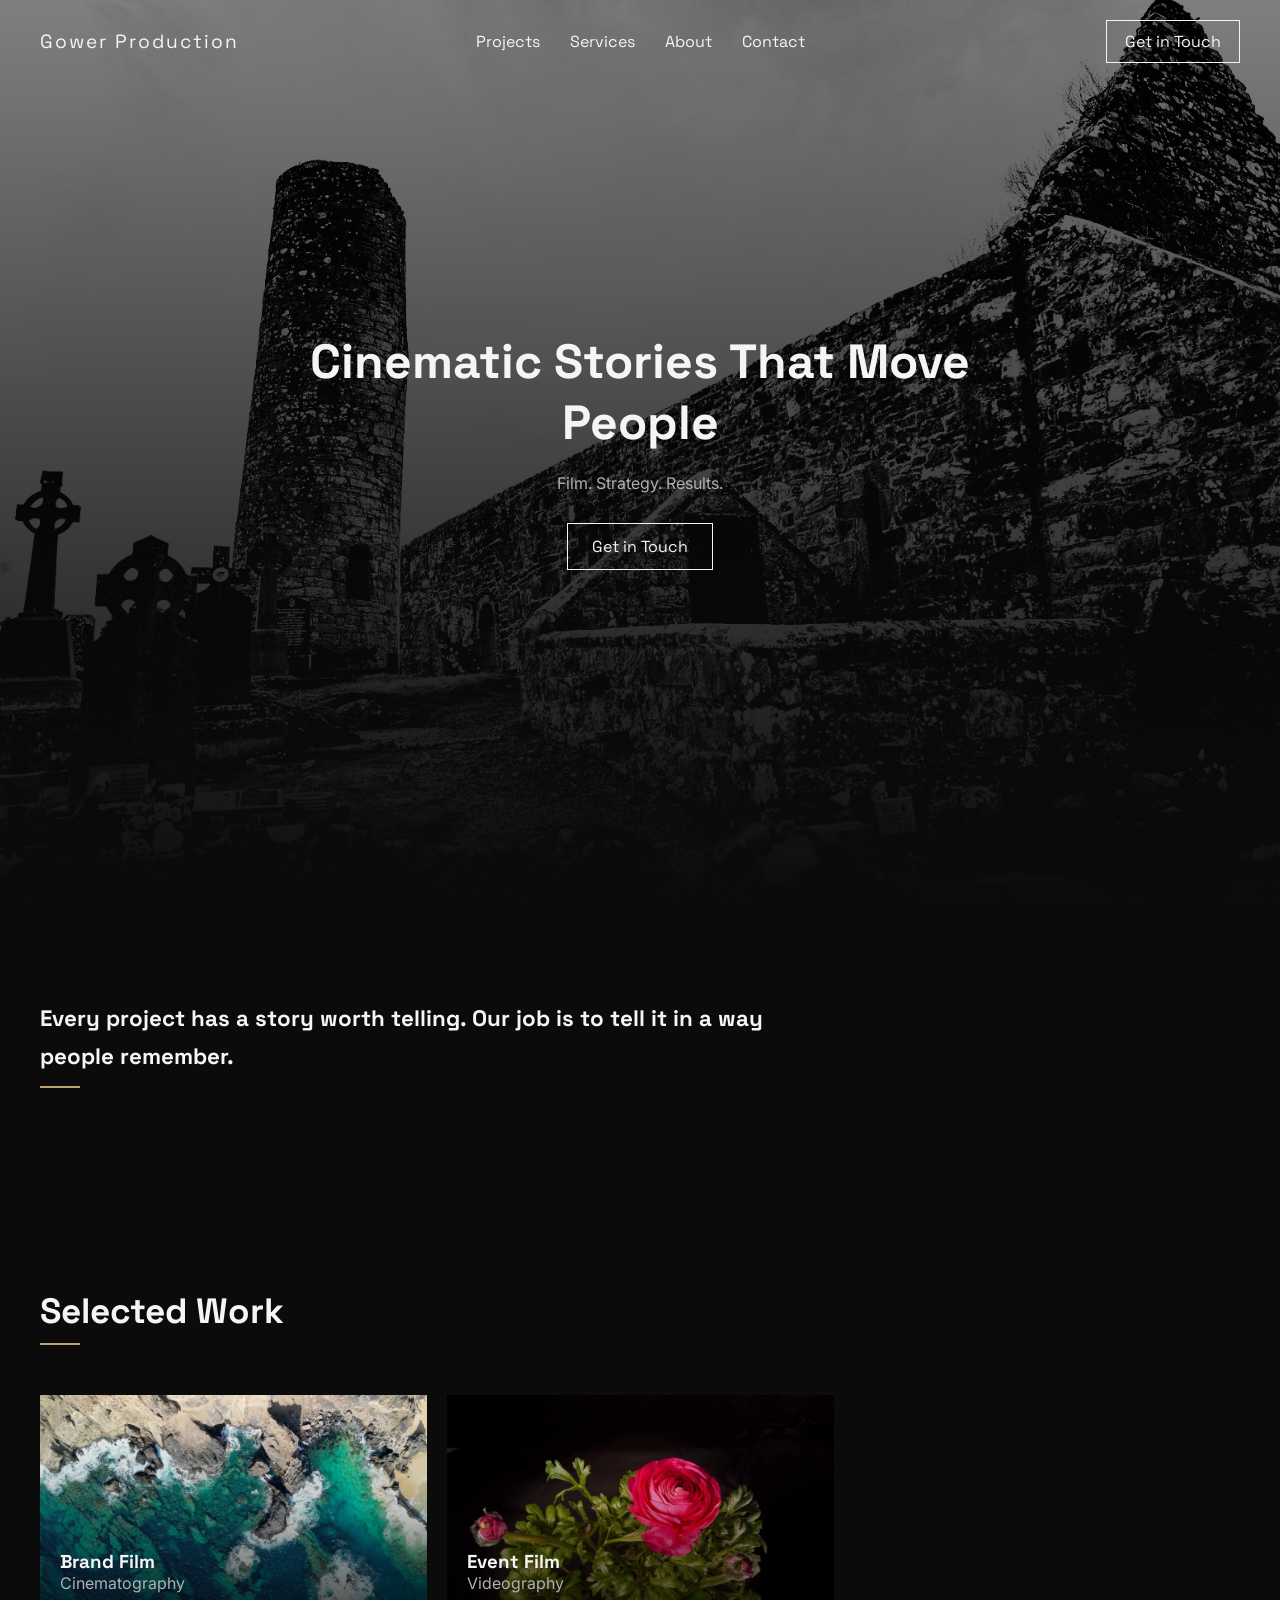
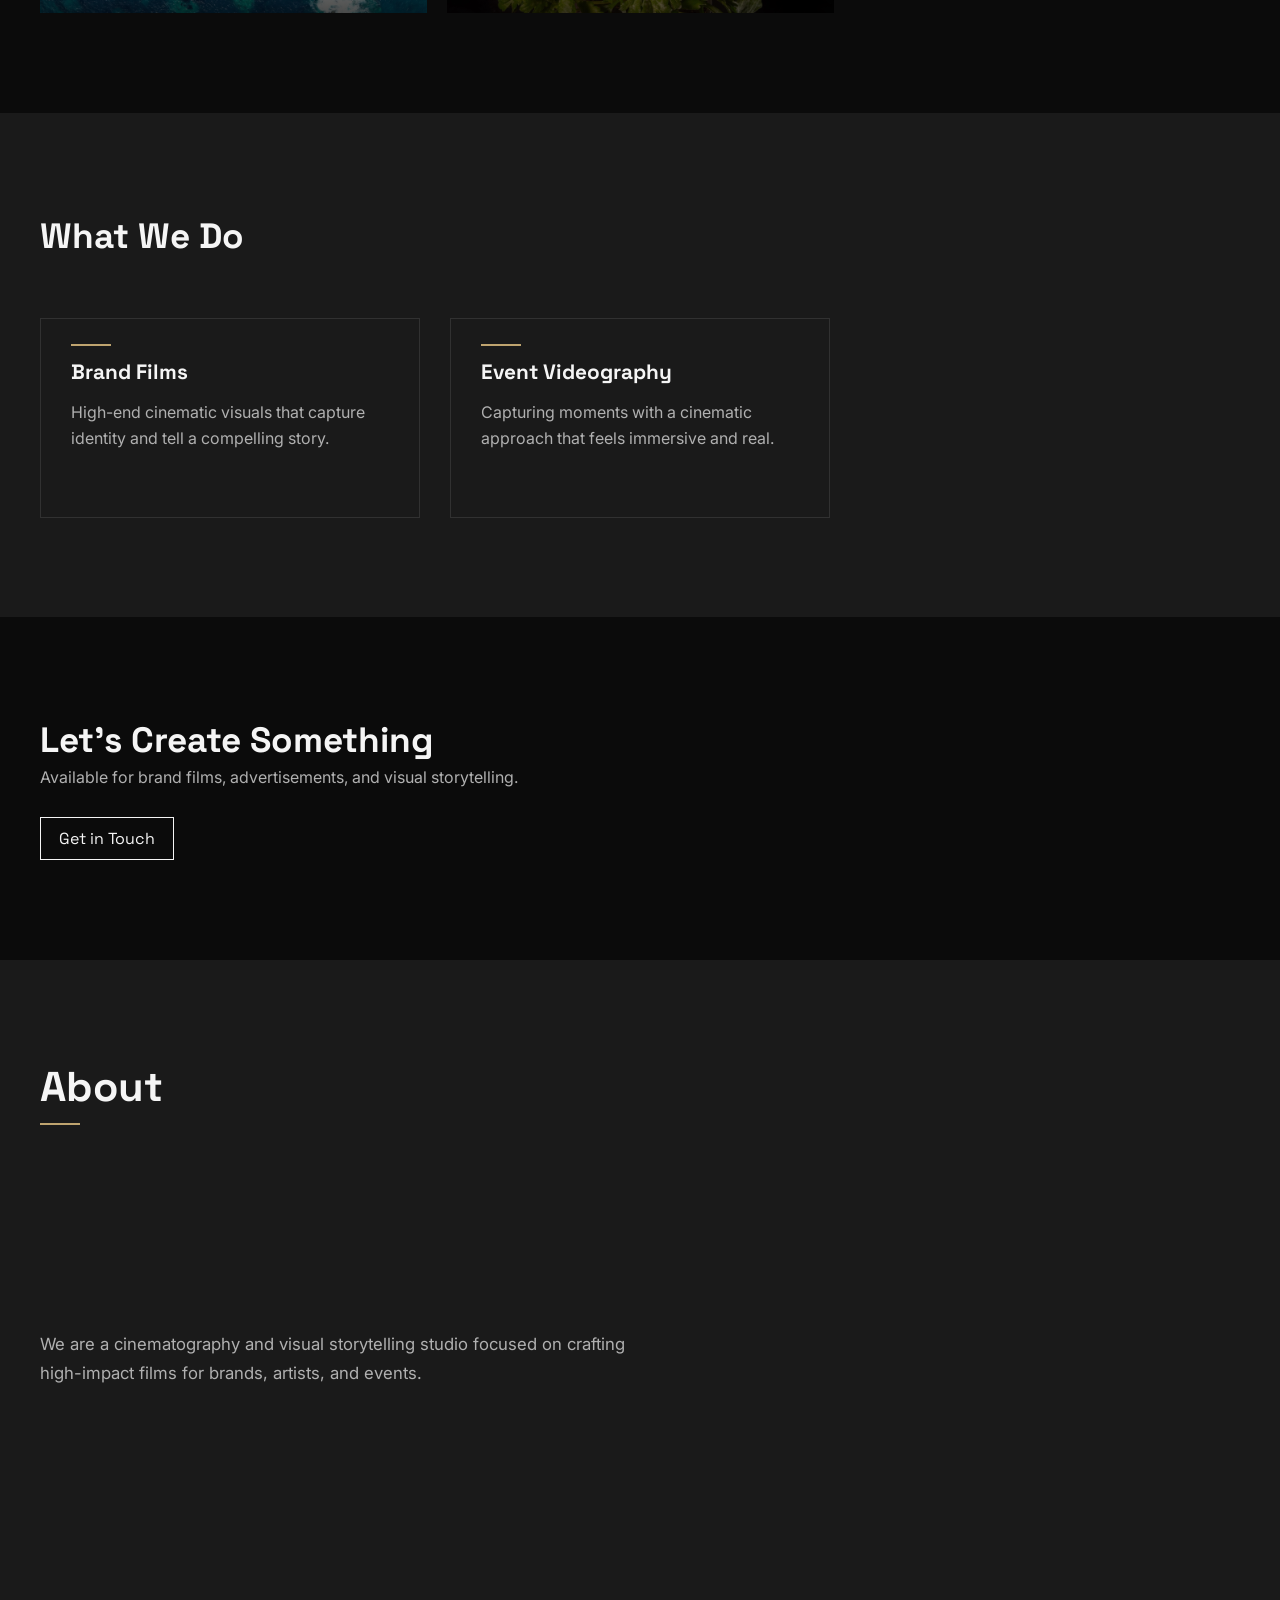
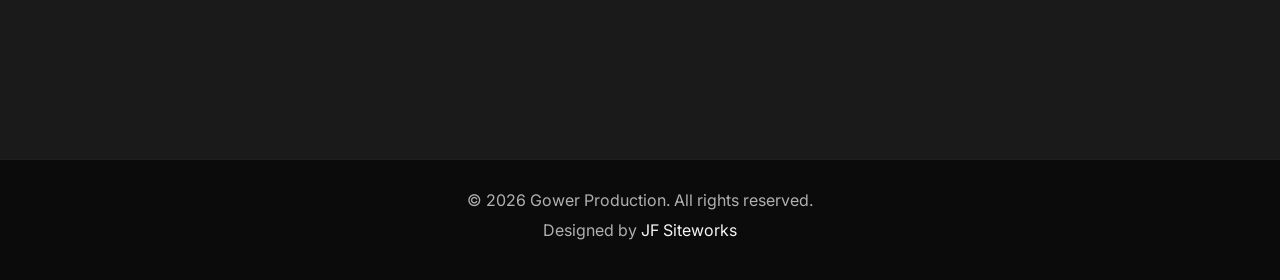
<file: index.html>
<!-- Designed and Developed by James Forde and JF Siteworks | www.jfsiteworks.com -->
<!-- © 2026 JF Siteworks™. All rights reserved. -->

<!doctype html>
<html lang="en">
  <head>
    <meta charset="UTF-8" />
    <meta name="viewport" content="width=device-width, initial-scale=1.0" />
    <link rel="stylesheet" href="CSS/navbar.css" />
    <link rel="stylesheet" href="CSS/body.css" />
    <link rel="stylesheet" href="CSS/hero.css" />
    <link rel="stylesheet" href="homeCSS/work.css" />
    <link rel="stylesheet" href="homeCSS/services.css" />
    <link rel="stylesheet" href="CSS/cta.css" />
    <link rel="stylesheet" href="homeCSS/about.css" />
    <link rel="preconnect" href="https://fonts.googleapis.com" />
    <link rel="preconnect" href="https://fonts.gstatic.com" crossorigin />
    <link
      href="https://fonts.googleapis.com/css2?family=Inter:ital,opsz,wght@0,14..32,100..900;1,14..32,100..900&family=Space+Grotesk:wght@300..700&display=swap"
      rel="stylesheet"
    />
    <title>Gower Production</title>
  </head>
  <body>
        <nav class="navbar">
      <div class="nav-container">
        <a href="" class="logo">Gower Production</a>

        <ul class="nav-links">
          <li><a href="#">Projects</a></li>
          <li><a href="services/">Services</a></li>
          <li><a href="about/">About</a></li>
          <li><a href="contactus/">Contact</a></li>
        </ul>

        <a href="contactus/" class="nav-cta">Get in Touch</a>
      </div>

      <div class="mobile-menu">
        <a href="#">Projects</a>
        <a href="services/">Services</a>
        <a href="about/">About</a>
        <a href="contactus/">Contact</a>
        <a href="contactus/" class="mobile-menu-cta">Get in Touch</a>
      </div>

      <div class="mobile-toggle">
        <span></span>
        <span></span>
        <span></span>
      </div>
    </nav>

    <div class="mobile-overlay"></div>

    <section class="hero">
      <div class="hero-image"></div>

      <div class="hero-overlay"></div>

      <div class="hero-content">
        <h1>Cinematic Stories That Move People</h1>
        <p>Film. Strategy. Results.</p>

        <div class="hero-buttons">
          <a href="contactus" class="btn">Get in Touch</a>
        </div>
      </div>
    </section>

    <section class="intro">
      <h3 class="fade-up">
        Every project has a story worth telling. Our job is to tell it in a way
        people remember.
      </h3>
    </section>

    <section class="work">
      <h2 class="fade-up">Selected Work</h2>

      <div class="work-grid">
        <div class="work-item fade-up">
          <img src="images/cliff.jpg" alt="Project 1" class="work-img" />

          <video class="work-video" muted loop playsinline>
            <source src="images/cliffsvideo.mp4" type="video/mp4" />
          </video>

          <div class="work-overlay">
            <h3>Brand Film</h3>
            <p>Cinematography</p>
          </div>
        </div>

        <div class="work-item fade-up" id="work">
          <img src="images/flower.jpg" alt="Project 2" class="work-img" />

          <video class="work-video" muted loop playsinline>
            <source src="images/flowervideo.mp4" type="video/mp4" />
          </video>

          <div class="work-overlay">
            <h3>Event Film</h3>
            <p>Videography</p>
          </div>
        </div>

        <div class="work-item fade-up">
          <img src="images/mountain.jpg" alt="Project 3" class="work-img" />

          <video class="work-video" muted loop playsinline>
            <source src="images/mountainvideo.mp4" type="video/mp4" />
          </video>

          <div class="work-overlay">
            <h3>Commercial Ads</h3>
            <p>Marketing through Film</p>
          </div>
        </div>
      </div>
    </section>

    <section class="services" id="service">
      <div class="services-container">
        <h2 class="fade-up">What We Do</h2>

        <div class="services-grid">
          <div class="service-card fade-up">
            <h3>Brand Films</h3>
            <p>
              High-end cinematic visuals that capture identity and tell a
              compelling story.
            </p>
          </div>

          <div class="service-card fade-up">
            <h3>Event Videography</h3>
            <p>
              Capturing moments with a cinematic approach that feels immersive
              and real.
            </p>
          </div>

          <div class="service-card fade-up">
            <h3>Brand Advertisements</h3>
            <p>
              Cinematic commercial content designed to showcase products,
              brands, and services with high visual impact.
            </p>
          </div>
        </div>
      </div>
    </section>

    <section class="cta">
      <div class="cta-container">
        <h2 class="fade-up">Let's Create Something</h2>

        <p class="fade-up">
          Available for brand films, advertisements, and visual storytelling.
        </p>

        <div class="cta-buttons">
          <div class="fade-up">
            <a href="contactus/" class="cta-btn">Get in Touch</a>
          </div>
          <div class="fade-up">
            <a href="#" class="cta-btn">View Work</a>
          </div>
          <div class="fade-up">
            <a href="services/" class="cta-btn">View Services</a>
          </div>
        </div>
      </div>
    </section>

    <section class="about">
      <div class="about-container">
        <h2 class="fade-up">About</h2>
        <div class="about-grid">
          <div class="about-content">
            <p class="fade-up">
              We are a cinematography and visual storytelling studio focused on
              crafting high-impact films for brands, artists, and events.
            </p>

            <p class="fade-up">
              Our work blends narrative, emotion, and precision to create
              visuals that feel intentional, cinematic, and timeless.
            </p>
          </div>

          <div class="about-image fade-up">
            <img src="images/camera.jpg" alt="Cinematography work" />
          </div>
        </div>
      </div>
    </section>

    <footer class="footer">
      <div class="footer-container">
        <p class="fade-up">© 2026 Gower Production. All rights reserved.</p>

        <p class="footer-credit fade-up">
          Designed by <span>JF Siteworks</span>
        </p>
      </div>
    </footer>

    <script src="script.js"></script>
  </body>
</html>
</file>
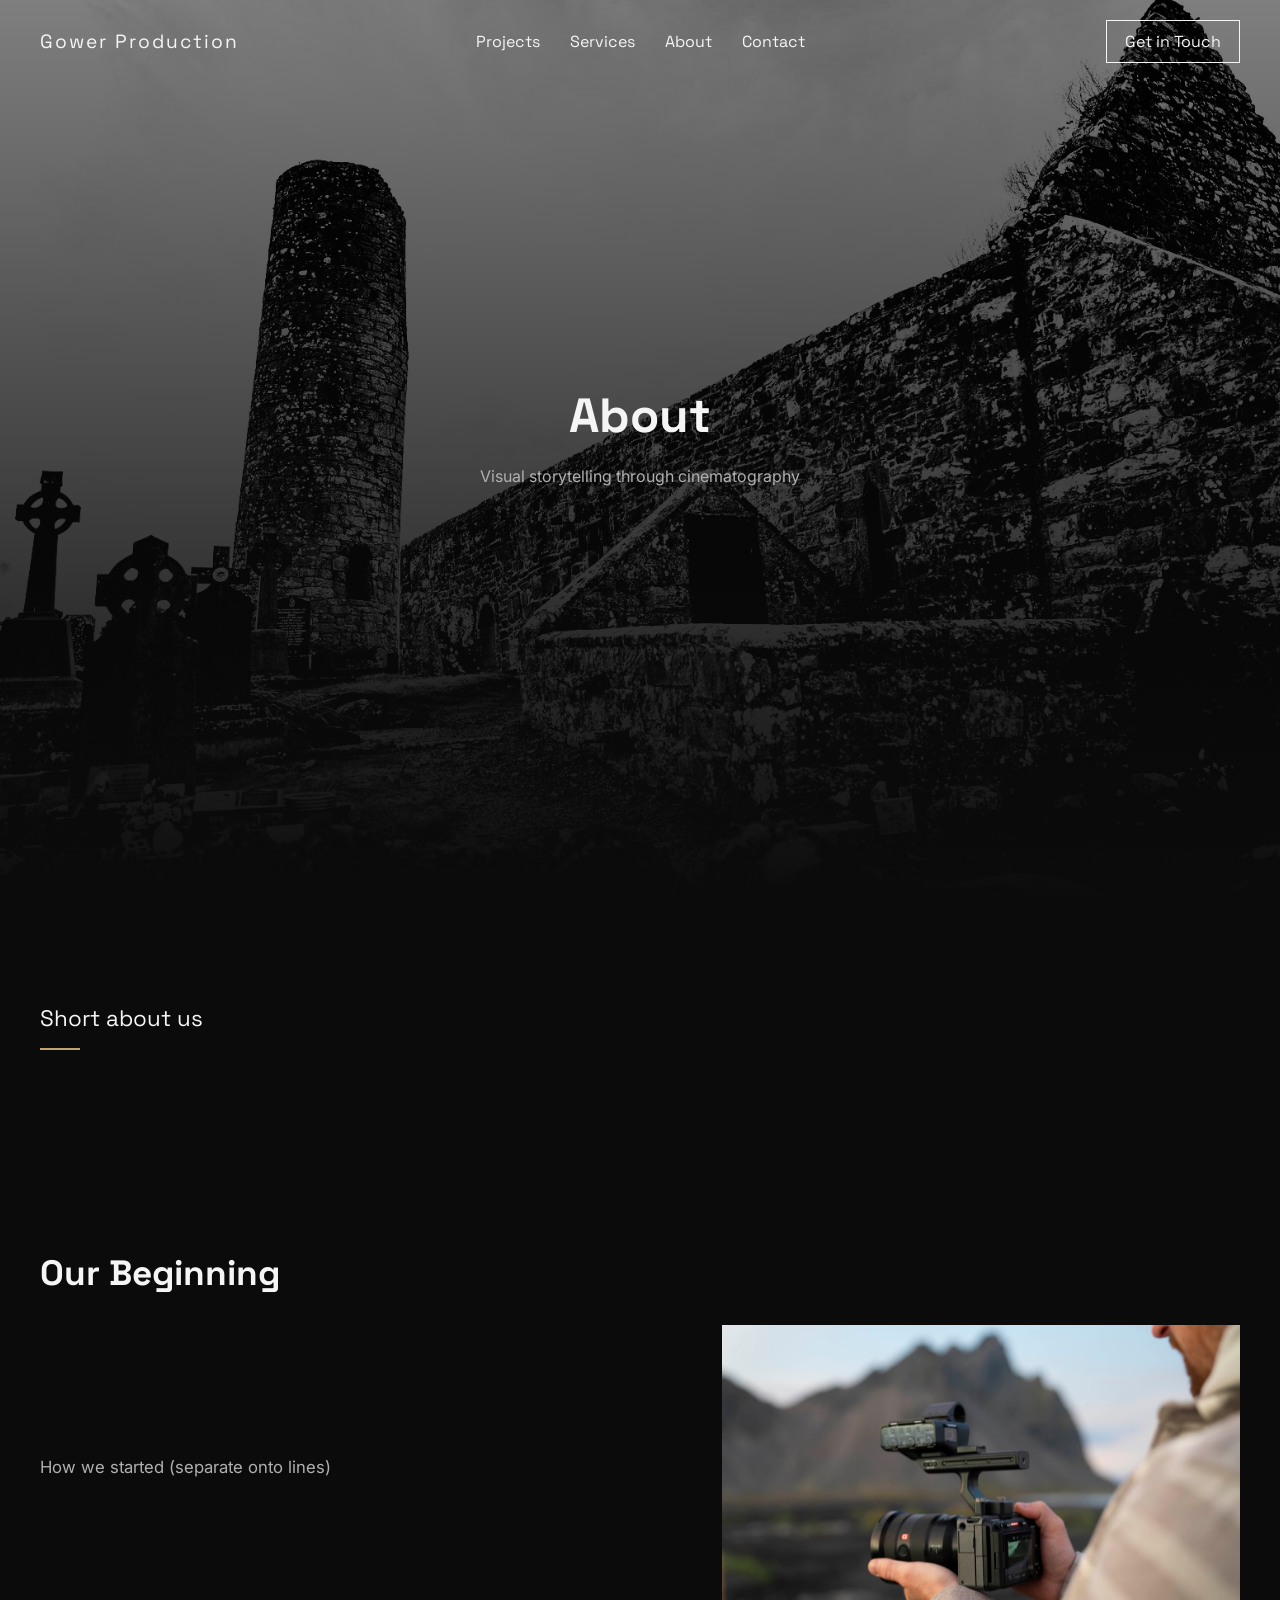
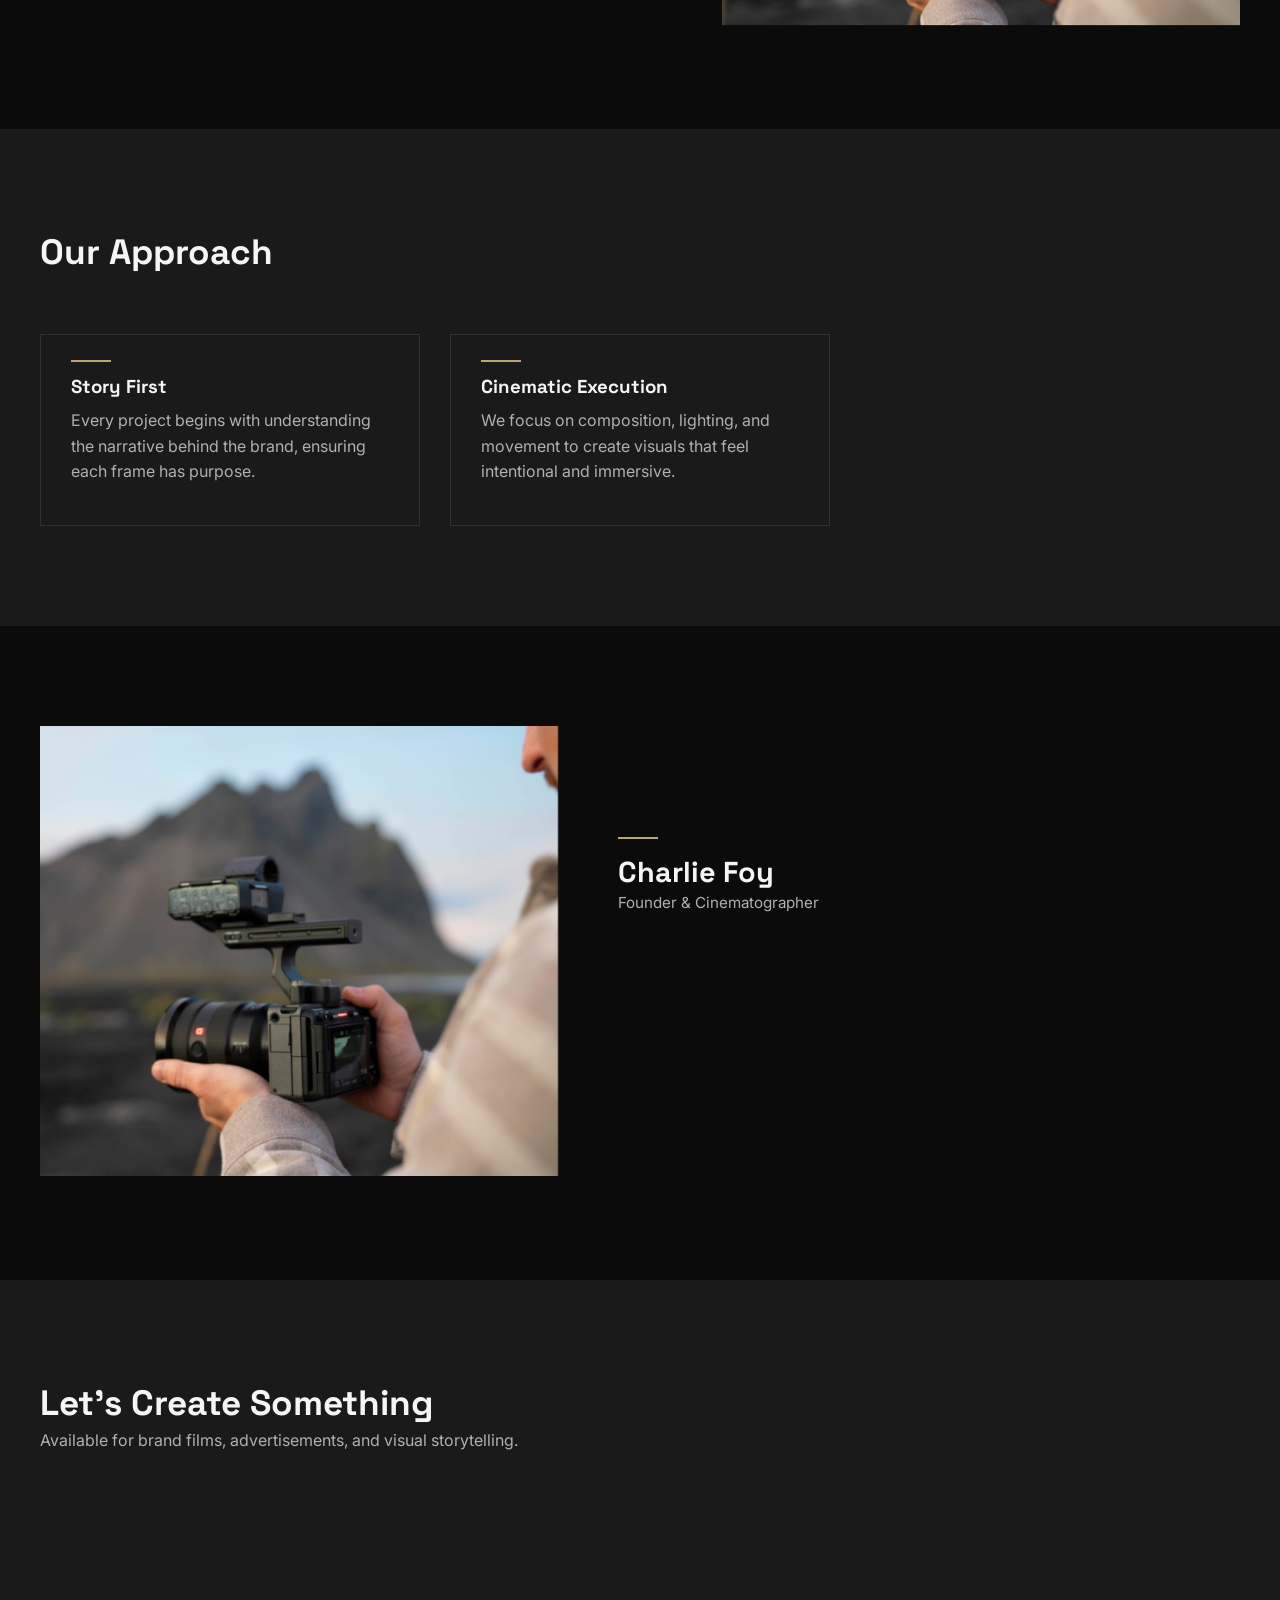
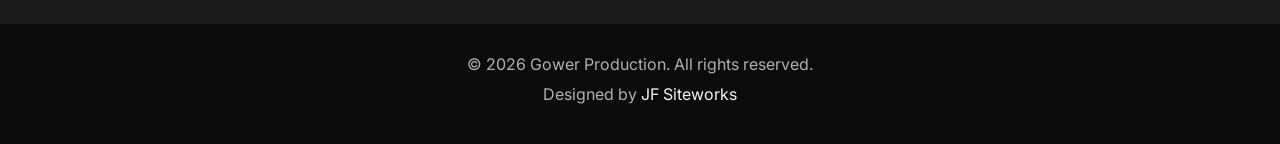
<file: about/index.html>
<!-- Designed and Developed by James Forde and JF Siteworks | www.jfsiteworks.com -->
<!-- © 2026 JF Siteworks™. All rights reserved. -->

<!doctype html>
<html lang="en">
  <head>
    <meta charset="UTF-8" />
    <meta name="viewport" content="width=device-width, initial-scale=1.0" />
    <link rel="stylesheet" href="../CSS/navbar.css" />
    <link rel="stylesheet" href="../CSS/body.css" />
    <link rel="stylesheet" href="../CSS/hero.css" />
    <link rel="stylesheet" href="../CSS/cta.css" />
    <link rel="stylesheet" href="about.css" />
    <link rel="preconnect" href="https://fonts.googleapis.com" />
    <link rel="preconnect" href="https://fonts.gstatic.com" crossorigin />
    <link
      href="https://fonts.googleapis.com/css2?family=Inter:ital,opsz,wght@0,14..32,100..900;1,14..32,100..900&family=Space+Grotesk:wght@300..700&display=swap"
      rel="stylesheet"
    />
    <title>Gower Production</title>
  </head>
  <body>
    <nav class="navbar">
      <div class="nav-container">
        <a href="../" class="logo">Gower Production</a>

        <ul class="nav-links">
          <li><a href="#">Projects</a></li>
          <li><a href="../services/">Services</a></li>
          <li><a href="../about/">About</a></li>
          <li><a href="../contactus/">Contact</a></li>
        </ul>

        <a href="contactus/" class="nav-cta">Get in Touch</a>
      </div>

      <div class="mobile-menu">
        <a href="#">Projects</a>
        <a href="../services/">Services</a>
        <a href="../about/">About</a>
        <a href="../contactus/">Contact</a>
        <a href="../contactus/" class="mobile-menu-cta">Get in Touch</a>
      </div>

      <div class="mobile-toggle">
        <span></span>
        <span></span>
        <span></span>
      </div>
    </nav>

    <div class="mobile-overlay"></div>

    <section class="hero">
      <div class="hero-image"></div>

      <div class="hero-overlay"></div>

      <div class="hero-content">
        <h1>About</h1>
        <p>Visual storytelling through cinematography</p>
      </div>
    </section>

    <section class="about-intro">
      <div class="about-container">
        <p class="fade-up about-lead">Short about us</p>
      </div>
    </section>

    <section class="founding">
      <div class="about-container">
        <h2 class="fade-up">Our Beginning</h2>

        <div class="founding-grid">
          <div class="founding-content">
            <p class="fade-up">How we started (separate onto lines)</p>
          </div>

          <div class="founding-image fade-up">
            <img src="../images/camera.jpg" alt="Cinematography work" />
          </div>
        </div>
      </div>
    </section>

    <section class="approach">
      <div class="about-container">
        <h2 class="fade-up">Our Approach</h2>

        <div class="approach-grid">
          <div class="approach-item fade-up">
            <h3>Story First</h3>
            <p>
              Every project begins with understanding the narrative behind the
              brand, ensuring each frame has purpose.
            </p>
          </div>

          <div class="approach-item fade-up">
            <h3>Cinematic Execution</h3>
            <p>
              We focus on composition, lighting, and movement to create visuals
              that feel intentional and immersive.
            </p>
          </div>

          <div class="approach-item fade-up">
            <h3>Attention to Detail</h3>
            <p>
              From concept to final edit, every detail is refined to achieve a
              polished and cohesive result.
            </p>
          </div>
        </div>
      </div>
    </section>

    <section class="founder">
      <div class="about-container">
        <div class="founder-grid">
          <div class="founder-image fade-up">
            <img src="../images/camera.jpg" alt="Founder" />
          </div>

          <div class="founder-content">
            <h3 class="fade-up">Charlie Foy</h3>
            <p class="founder-role fade-up">Founder & Cinematographer</p>

            <p class="fade-up">
              Focused on creating cinematic visuals that combine storytelling,
              atmosphere, and precision.
            </p>

            <p class="fade-up">
              Each project is approached with a strong emphasis on detail,
              composition, and creating visuals that feel intentional.
            </p>
          </div>
        </div>
      </div>
    </section>

    <section class="cta">
      <div class="cta-container">
        <h2 class="fade-up">Let's Create Something</h2>

        <p class="fade-up">
          Available for brand films, advertisements, and visual storytelling.
        </p>

        <div class="cta-buttons">
          <div class="fade-up">
            <a href="#" class="cta-btn">Get in Touch</a>
          </div>
          <div class="fade-up">
            <a href="#" class="cta-btn">View Work</a>
          </div>
          <div class="fade-up">
            <a href="#" class="cta-btn">View Services</a>
          </div>
        </div>
      </div>
    </section>

    <footer class="footer">
      <div class="footer-container">
        <p class="fade-up">© 2026 Gower Production. All rights reserved.</p>

        <p class="footer-credit fade-up">
          Designed by <span>JF Siteworks</span>
        </p>
      </div>
    </footer>

    <script src="../script.js"></script>
  </body>
</html>
</file>
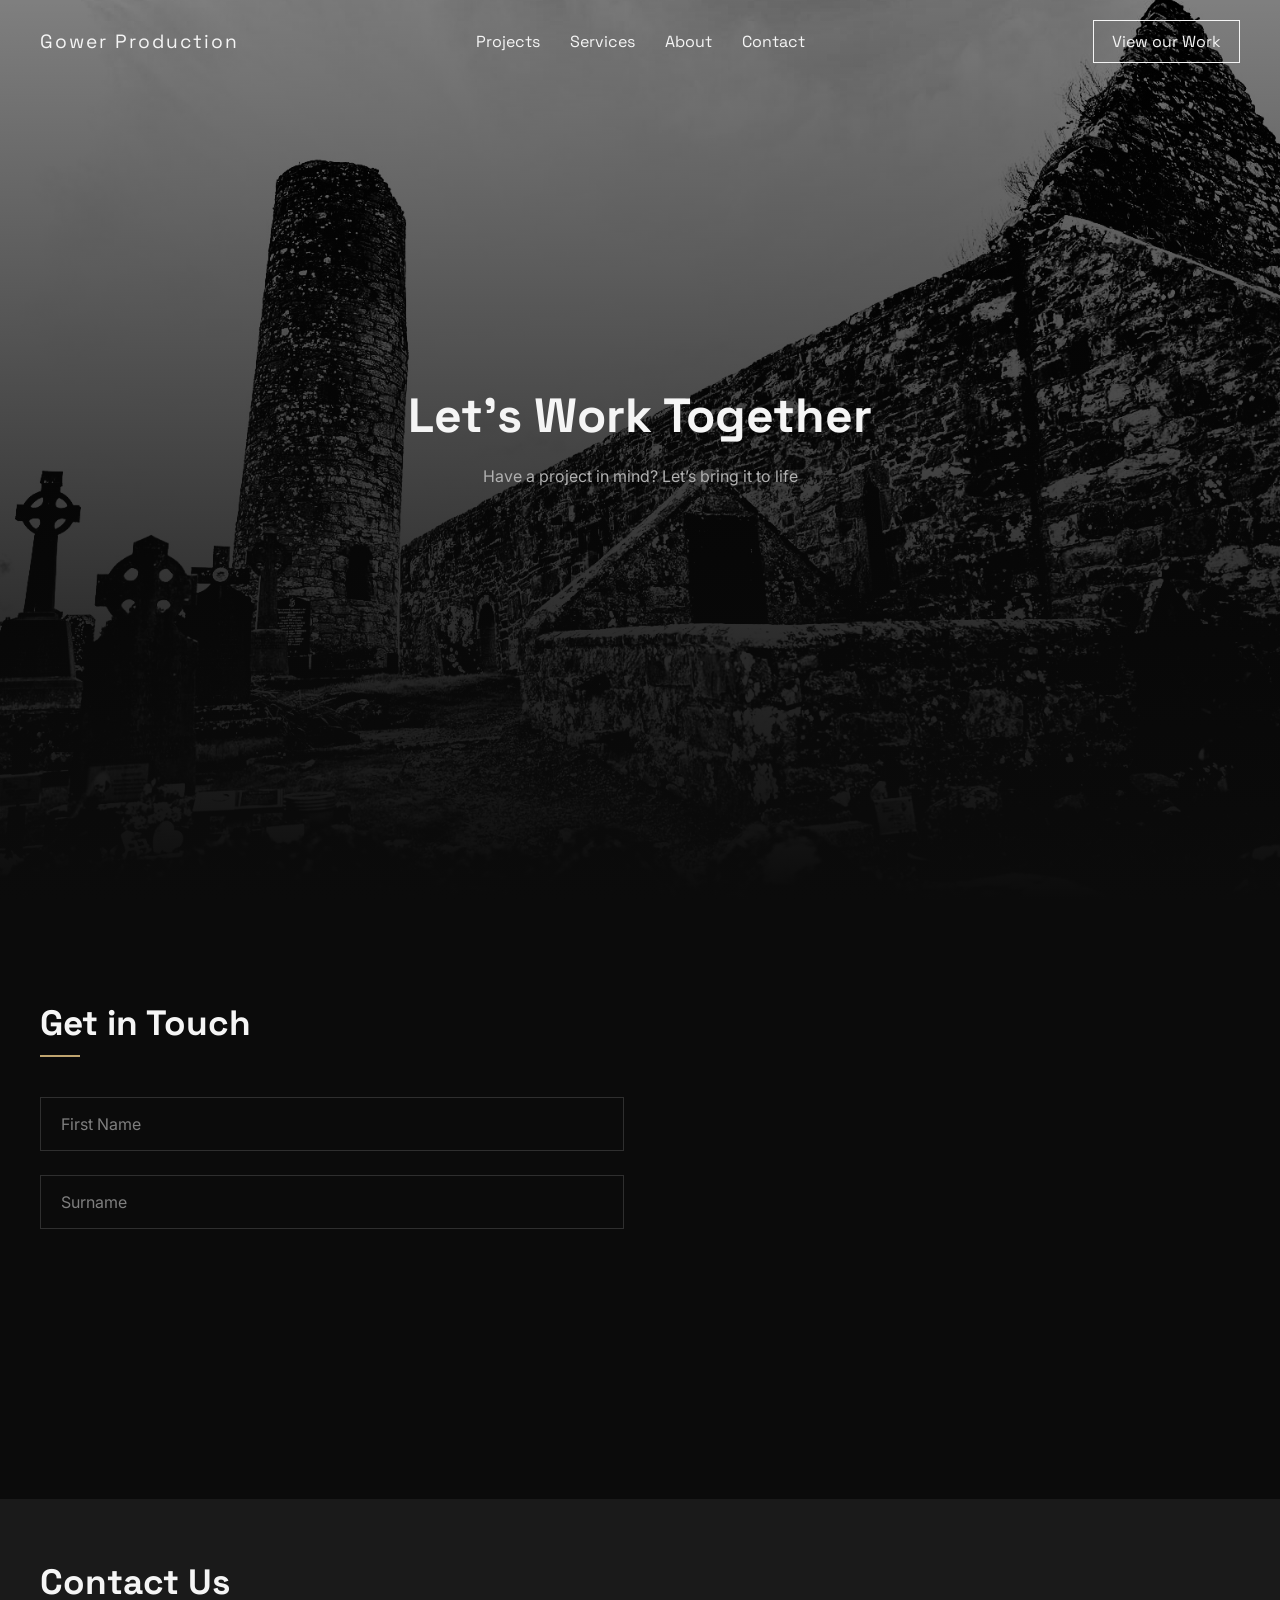
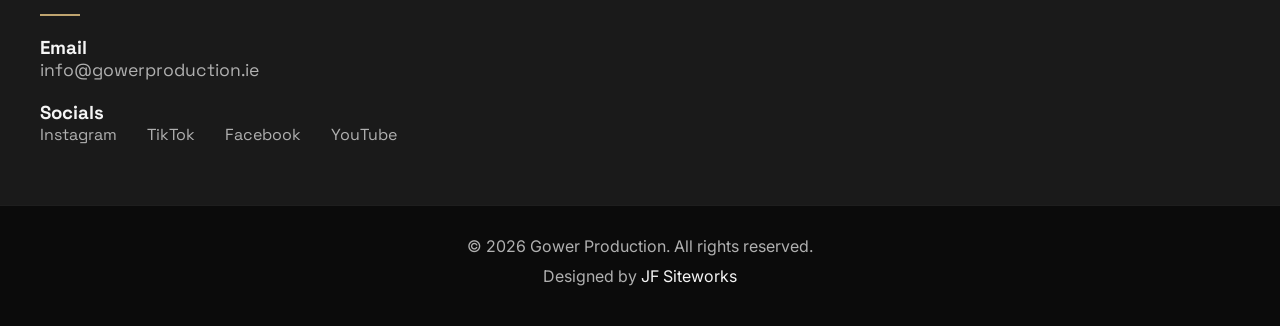
<file: contactus/index.html>
<!-- Designed and Developed by James Forde and JF Siteworks | www.jfsiteworks.com -->
<!-- © 2026 JF Siteworks™. All rights reserved. -->

<!doctype html>
<html lang="en">
  <head>
    <meta charset="UTF-8" />
    <meta name="viewport" content="width=device-width, initial-scale=1.0" />
    <link rel="stylesheet" href="../CSS/navbar.css" />
    <link rel="stylesheet" href="../CSS/body.css" />
    <link rel="stylesheet" href="../CSS/hero.css" />
    <link rel="stylesheet" href="../CSS/cta.css" />
    <link rel="stylesheet" href="contact.css" />
    <link rel="stylesheet" href="contact-form.css" />
    <link rel="preconnect" href="https://fonts.googleapis.com" />
    <link rel="preconnect" href="https://fonts.gstatic.com" crossorigin />
    <link
      href="https://fonts.googleapis.com/css2?family=Inter:ital,opsz,wght@0,14..32,100..900;1,14..32,100..900&family=Space+Grotesk:wght@300..700&display=swap"
      rel="stylesheet"
    />
    <title>Gower Production</title>
  </head>
  <body>
        <nav class="navbar">
      <div class="nav-container">
        <a href="../" class="logo">Gower Production</a>

        <ul class="nav-links">
          <li><a href="#">Projects</a></li>
          <li><a href="../services/">Services</a></li>
          <li><a href="../about/">About</a></li>
          <li><a href="../contactus/">Contact</a></li>
        </ul>

        <a href="contactus/" class="nav-cta">View our Work</a>
      </div>

      <div class="mobile-menu">
        <a href="#">Projects</a>
        <a href="../services/">Services</a>
        <a href="../about/">About</a>
        <a href="../contactus/">Contact</a>
        <a href="../" class="mobile-menu-cta">View our Work</a>
      </div>

      <div class="mobile-toggle">
        <span></span>
        <span></span>
        <span></span>
      </div>
    </nav>

    <div class="mobile-overlay"></div>

    <section class="hero">
      <div class="hero-image"></div>

      <div class="hero-overlay"></div>

      <div class="hero-content">
        <h1>Let’s Work Together</h1>
        <p>Have a project in mind? Let’s bring it to life</p>
      </div>
    </section>

    <section class="form">
      <div class="form-container">
        <div class="form-header">
          <h2 class="fade-up">Get in Touch</h2>
        </div>
        <form class="custom-form" action="#" method="POST">
          <div class="left-inputs">
            <div class="fade-up">
              <input type="text" name="firstName" placeholder="First Name" />
            </div>
            <div class="fade-up">
              <input type="text" name="surname" placeholder="Surname" />
            </div>
            <div class="fade-up">
              <input type="email" name="email" placeholder="Email Address" />
            </div>
          </div>
          <div class="right-input">
            <div class="fade-up">
              <textarea name="message" placeholder="Message"></textarea>
            </div>
          </div>
          <div class="submit-btn-wrapper fade-up">
            <button type="submit" class="submit-btn">Submit</button>
          </div>
        </form>
      </div>
    </section>

    <section class="contactus">
      <h2>Contact Us</h2>
      <div class="fade-up contact-block">
        <h3>Email</h3>
        <a href="mailto:info@gowerproduction.ie">info@gowerproduction.ie</a>
      </div>

      <h3 class="fade-up">Socials</h3>
      <div class="fade-up social-grid">
        <a href="#" class="social-link">Instagram</a>
        <a href="#" class="social-link">TikTok</a>
        <a href="#" class="social-link">Facebook</a>
        <a href="#" class="social-link">YouTube</a>
      </div>
    </section>

    <footer class="footer">
      <div class="footer-container">
        <p class="fade-up">© 2026 Gower Production. All rights reserved.</p>

        <p class="footer-credit fade-up">
          Designed by <span>JF Siteworks</span>
        </p>
      </div>
    </footer>

    <script src="../script.js"></script>
  </body>
</html>
</file>
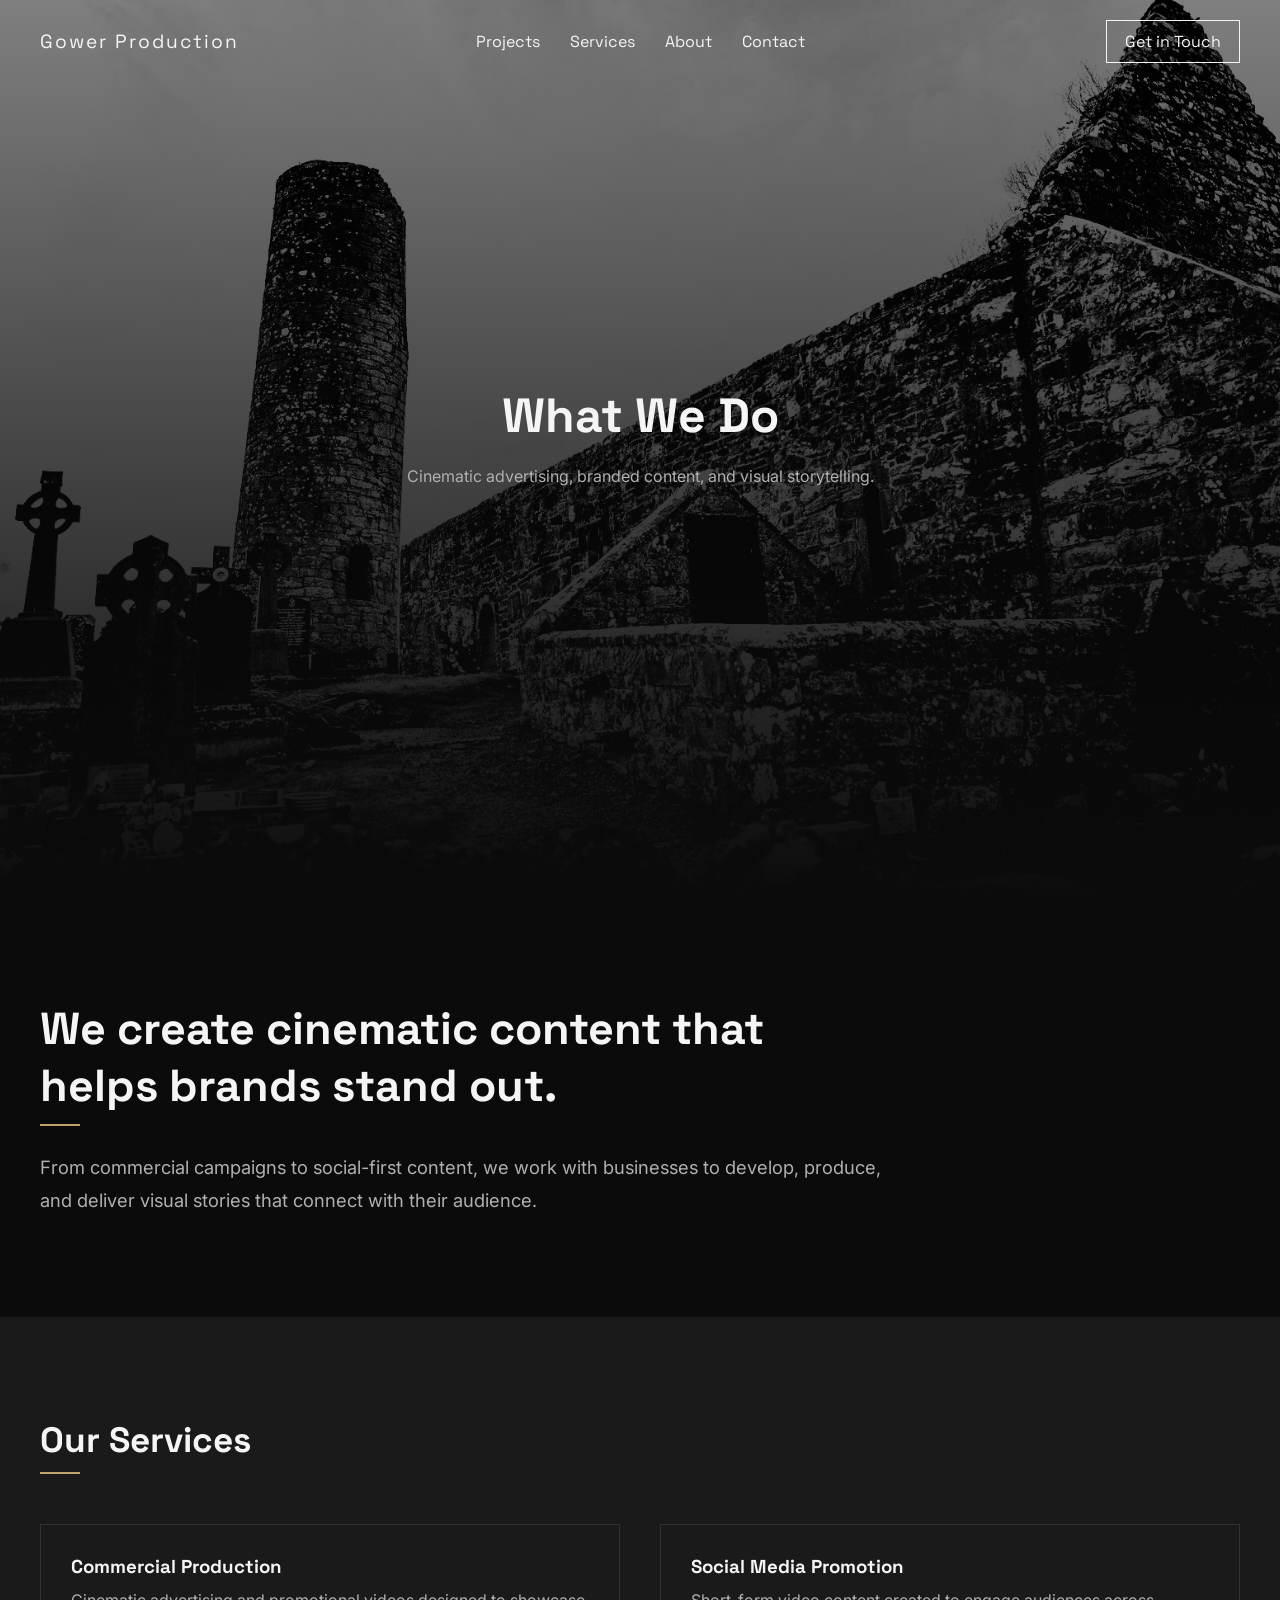
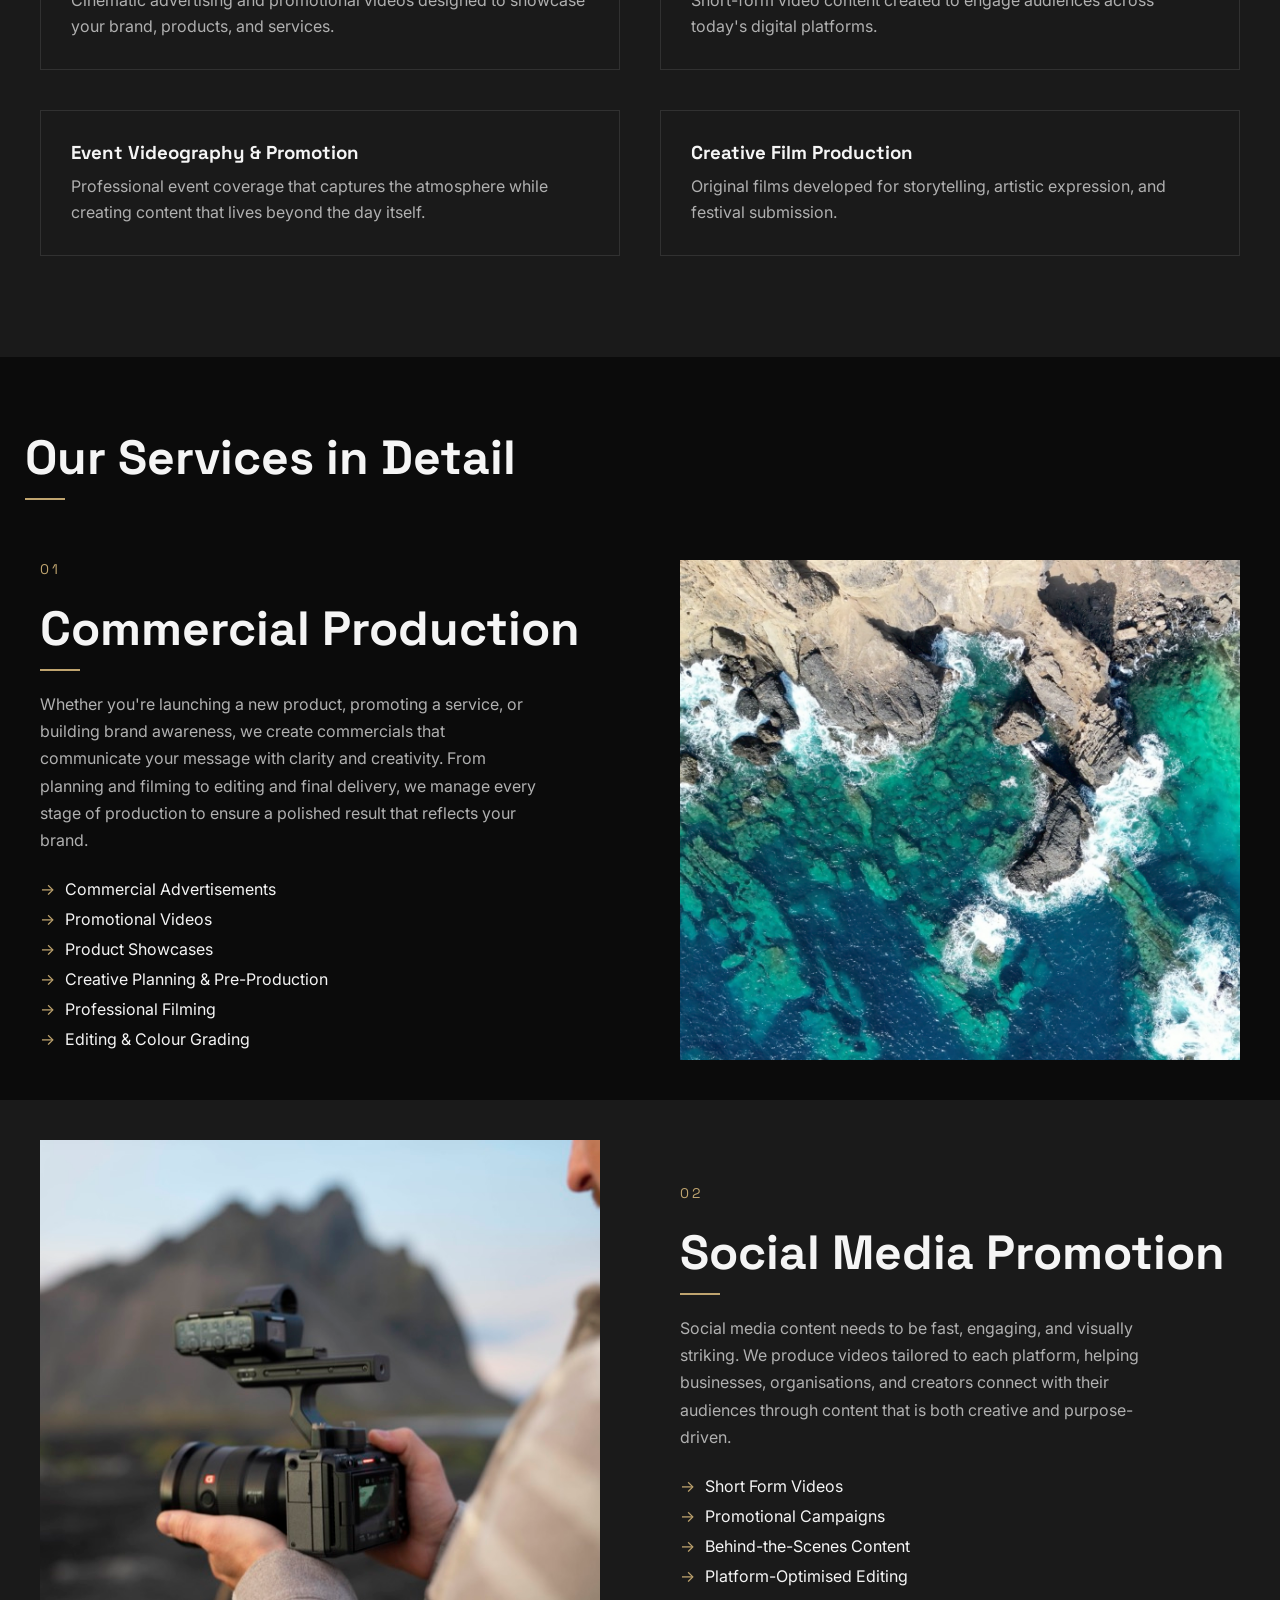
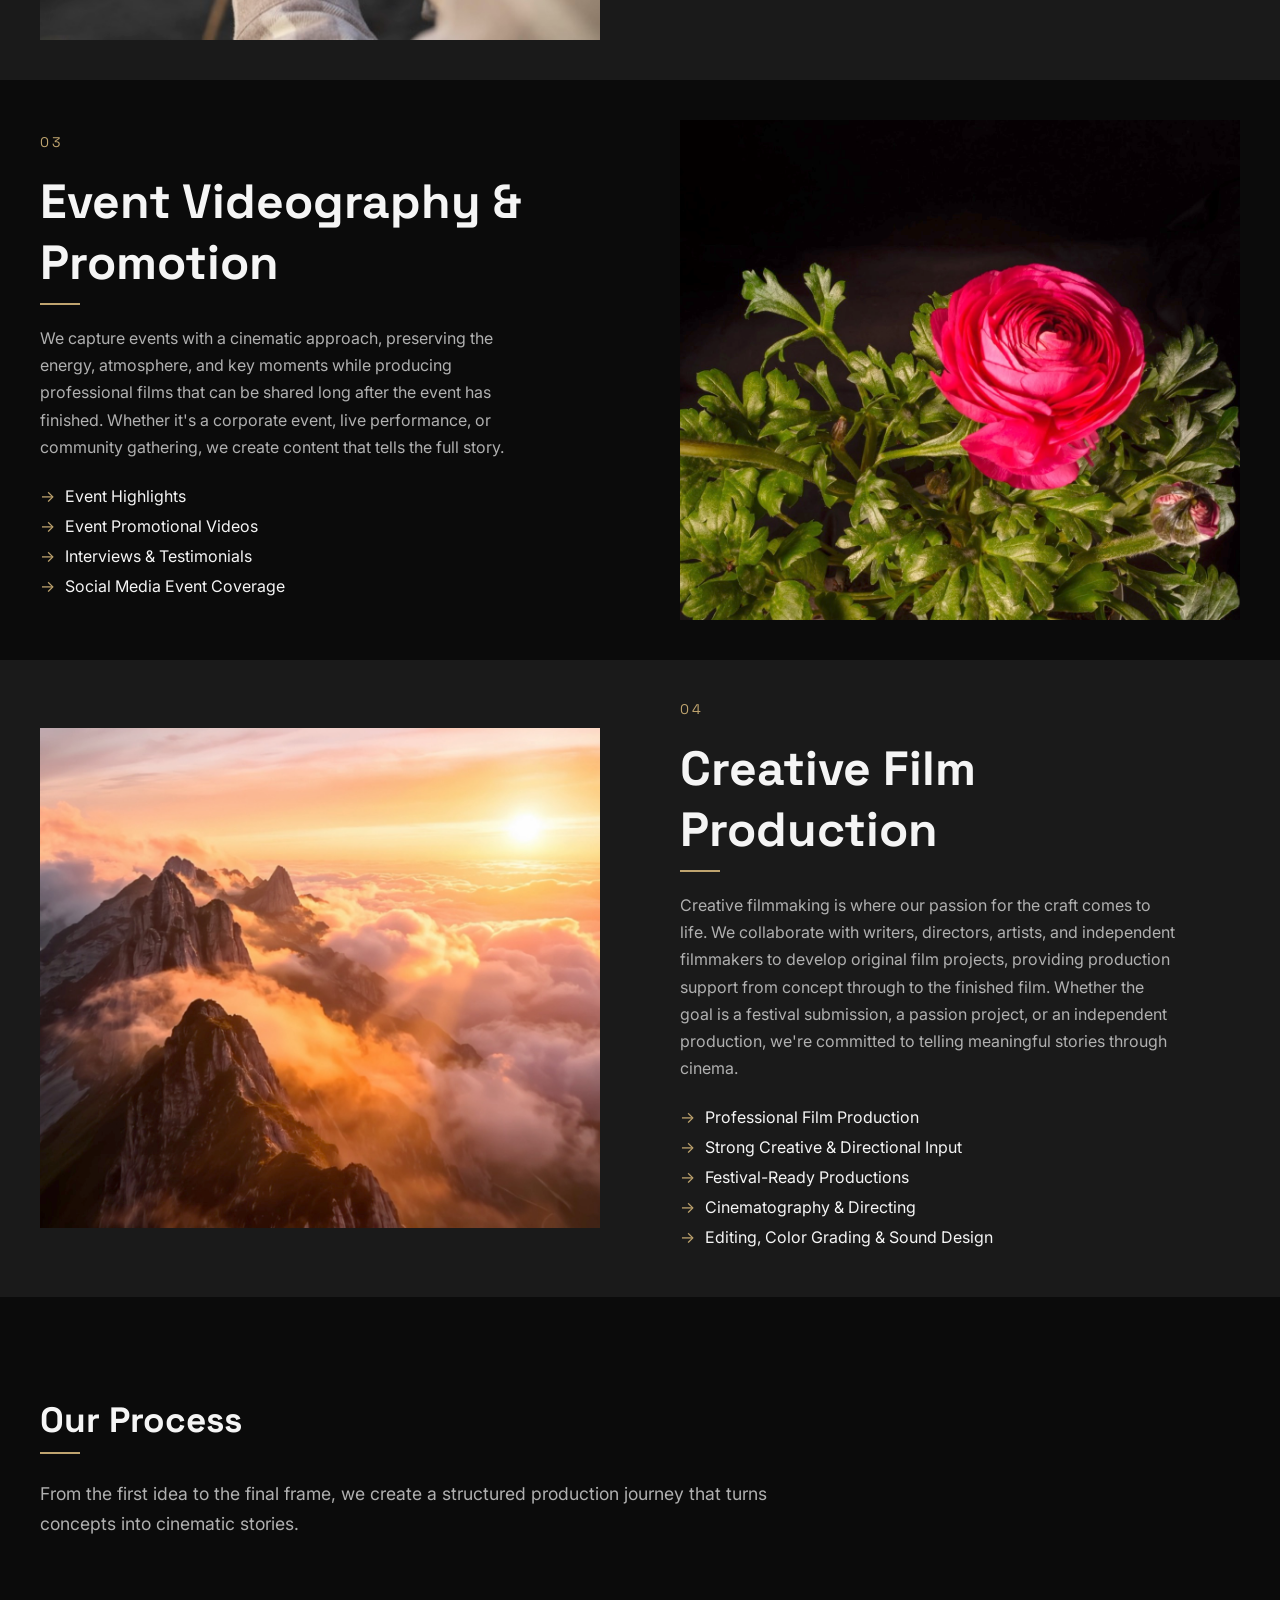
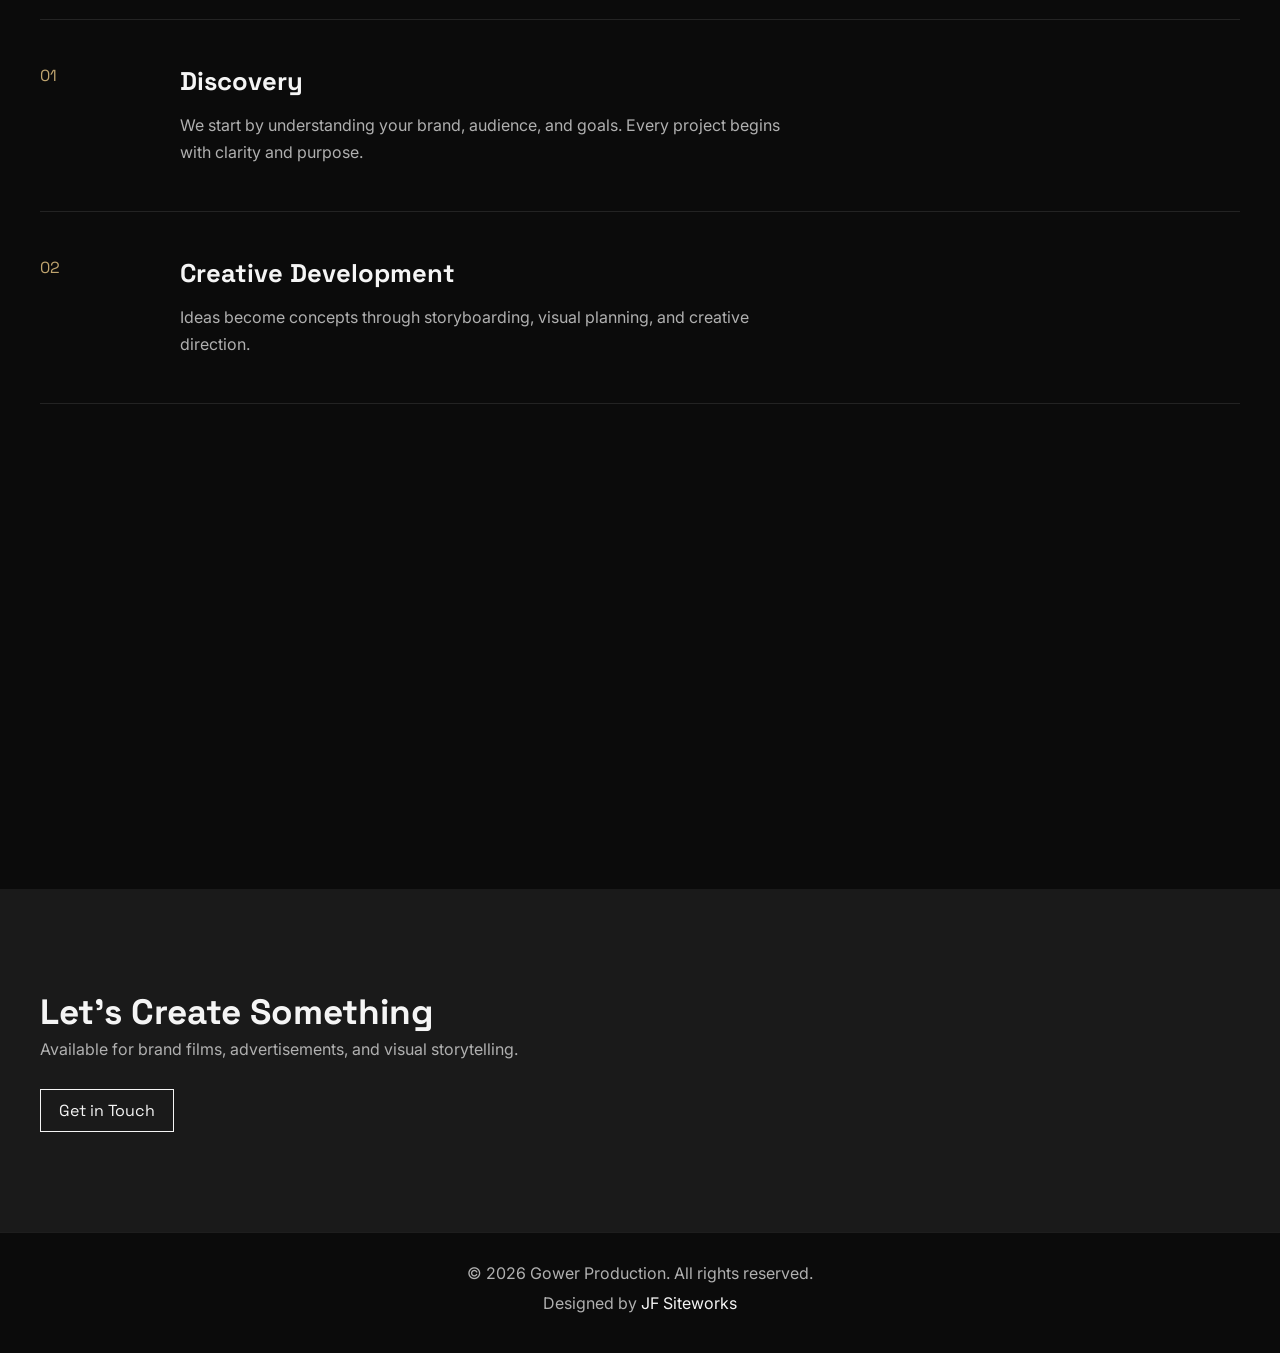
<file: services/index.html>
<!-- Designed and Developed by James Forde and JF Siteworks | www.jfsiteworks.com -->
<!-- © 2026 JF Siteworks™. All rights reserved. -->

<!doctype html>
<html lang="en">
  <head>
    <meta charset="UTF-8" />
    <meta name="viewport" content="width=device-width, initial-scale=1.0" />
    <link rel="stylesheet" href="../CSS/navbar.css" />
    <link rel="stylesheet" href="../CSS/body.css" />
    <link rel="stylesheet" href="../CSS/hero.css" />
    <link rel="stylesheet" href="../CSS/cta.css" />
    <link rel="stylesheet" href="services.css" />
    <link rel="preconnect" href="https://fonts.googleapis.com" />
    <link rel="preconnect" href="https://fonts.gstatic.com" crossorigin />
    <link
      href="https://fonts.googleapis.com/css2?family=Inter:ital,opsz,wght@0,14..32,100..900;1,14..32,100..900&family=Space+Grotesk:wght@300..700&display=swap"
      rel="stylesheet"
    />
    <title>Gower Production</title>
  </head>
  <body>
        <nav class="navbar">
      <div class="nav-container">
        <a href="../" class="logo">Gower Production</a>

        <ul class="nav-links">
          <li><a href="#">Projects</a></li>
          <li><a href="../services/">Services</a></li>
          <li><a href="../about/">About</a></li>
          <li><a href="../contactus/">Contact</a></li>
        </ul>

        <a href="contactus/" class="nav-cta">Get in Touch</a>
      </div>

      <div class="mobile-menu">
        <a href="#">Projects</a>
        <a href="../services/">Services</a>
        <a href="../about/">About</a>
        <a href="../contactus/">Contact</a>
        <a href="../contactus/" class="mobile-menu-cta">Get in Touch</a>
      </div>

      <div class="mobile-toggle">
        <span></span>
        <span></span>
        <span></span>
      </div>
    </nav>

    <div class="mobile-overlay"></div>

    <section class="hero">
      <div class="hero-image"></div>

      <div class="hero-overlay"></div>

      <div class="hero-content">
        <h1>What We Do</h1>
        <p>Cinematic advertising, branded content, and visual storytelling.</p>
      </div>
    </section>

    <section class="services-intro">
      <div class="services-intro-container fade-up">
        <h2>We create cinematic content that helps brands stand out.</h2>

        <p>
          From commercial campaigns to social-first content, we work with
          businesses to develop, produce, and deliver visual stories that
          connect with their audience.
        </p>
      </div>
    </section>

    <section class="services-page">
      <h2 class="fade-up">Our Services</h2>

      <div class="services-grid">
        <div class="service-card fade-up">
          <h3>Commercial Production</h3>
          <p>
            Cinematic advertising and promotional videos designed to showcase
            your brand, products, and services.
          </p>
        </div>

        <div class="service-card fade-up">
          <h3>Social Media Promotion</h3>
          <p>
            Short-form video content created to engage audiences across today's
            digital platforms.
          </p>
        </div>

        <div class="service-card fade-up">
          <h3>Event Videography & Promotion</h3>
          <p>
            Professional event coverage that captures the atmosphere while
            creating content that lives beyond the day itself.
          </p>
        </div>

        <div class="service-card fade-up">
          <h3>Creative Film Production</h3>
          <p>
            Original films developed for storytelling, artistic expression, and
            festival submission.
          </p>
        </div>
      </div>
    </section>

    <section class="service-details">
      <div class="detail-row" style="padding: 70px 25px 20px !important">
        <h2 class="fade-up detail-title">Our Services in Detail</h2>
      </div>

      <div class="detail-row">
        <div class="detail-text fade-up">
          <span>01</span>
          <h2>Commercial Production</h2>
          <p>
            Whether you're launching a new product, promoting a service, or
            building brand awareness, we create commercials that communicate
            your message with clarity and creativity. From planning and filming
            to editing and final delivery, we manage every stage of production
            to ensure a polished result that reflects your brand.
          </p>

          <ul>
            <li>Commercial Advertisements</li>
            <li>Promotional Videos</li>
            <li>Product Showcases</li>
            <li>Creative Planning & Pre-Production</li>
            <li>Professional Filming</li>
            <li>Editing & Colour Grading</li>
          </ul>
        </div>

        <div class="detail-image fade-up">
          <img src="../images/cliff.jpg" alt="Commercial production" />
        </div>
      </div>

      <div class="detail-row reverse">
        <div class="detail-text fade-up">
          <span>02</span>
          <h2>Social Media Promotion</h2>
          <p>
            Social media content needs to be fast, engaging, and visually
            striking. We produce videos tailored to each platform, helping
            businesses, organisations, and creators connect with their audiences
            through content that is both creative and purpose-driven.
          </p>

          <ul>
            <li>Short Form Videos</li>
            <li>Promotional Campaigns</li>
            <li>Behind-the-Scenes Content</li>
            <li>Platform-Optimised Editing</li>
          </ul>
        </div>

        <div class="detail-image fade-up">
          <img src="../images/camera.jpg" alt="Branded content" />
        </div>
      </div>

      <div class="detail-row">
        <div class="detail-text fade-up">
          <span>03</span>
          <h2>Event Videography & Promotion</h2>
          <p>
            We capture events with a cinematic approach, preserving the energy,
            atmosphere, and key moments while producing professional films that
            can be shared long after the event has finished. Whether it's a
            corporate event, live performance, or community gathering, we create
            content that tells the full story.
          </p>

          <ul>
            <li>Event Highlights</li>
            <li>Event Promotional Videos</li>
            <li>Interviews & Testimonials</li>
            <li>Social Media Event Coverage</li>
          </ul>
        </div>

        <div class="detail-image fade-up">
          <img src="../images/flower.jpg" alt="Social media production" />
        </div>
      </div>

      <div class="detail-row reverse">
        <div class="detail-text fade-up">
          <span>04</span>
          <h2>Creative Film Production</h2>
          <p>
            Creative filmmaking is where our passion for the craft comes to
            life. We collaborate with writers, directors, artists, and
            independent filmmakers to develop original film projects, providing
            production support from concept through to the finished film.
            Whether the goal is a festival submission, a passion project, or an
            independent production, we're committed to telling meaningful
            stories through cinema.
          </p>

          <ul>
            <li>Professional Film Production</li>
            <li>Strong Creative & Directional Input</li>
            <li>Festival-Ready Productions</li>
            <li>Cinematography & Directing</li>
            <li>Editing, Color Grading & Sound Design</li>
          </ul>
        </div>

        <div class="detail-image fade-up">
          <img src="../images/mountain.jpg" alt="Creative direction" />
        </div>
      </div>
    </section>

    <section class="process">
      <div class="process-container">
        <div class="process-header fade-up">
          <h2>Our Process</h2>

          <p>
            From the first idea to the final frame, we create a structured
            production journey that turns concepts into cinematic stories.
          </p>
        </div>

        <div class="process-list">
          <div class="process-item fade-up">
            <span>01</span>

            <div>
              <h3>Discovery</h3>
              <p>
                We start by understanding your brand, audience, and goals. Every
                project begins with clarity and purpose.
              </p>
            </div>
          </div>

          <div class="process-item fade-up">
            <span>02</span>

            <div>
              <h3>Creative Development</h3>
              <p>
                Ideas become concepts through storyboarding, visual planning,
                and creative direction.
              </p>
            </div>
          </div>

          <div class="process-item fade-up">
            <span>03</span>

            <div>
              <h3>Production</h3>
              <p>
                We bring the vision to life through filming, lighting,
                directing, and capturing the right moments.
              </p>
            </div>
          </div>

          <div class="process-item fade-up">
            <span>04</span>

            <div>
              <h3>Post Production</h3>
              <p>
                Editing, colour grading, sound design, and final delivery
                transform footage into the finished story.
              </p>
            </div>
          </div>
        </div>
      </div>
    </section>

    <section class="cta">
      <div class="cta-container">
        <h2 class="fade-up">Let's Create Something</h2>

        <p class="fade-up">
          Available for brand films, advertisements, and visual storytelling.
        </p>

        <div class="cta-buttons">
          <div class="fade-up">
            <a href="../contactus/" class="cta-btn">Get in Touch</a>
          </div>
          <div class="fade-up">
            <a href="#" class="cta-btn">View Work</a>
          </div>
        </div>
      </div>
    </section>

    <footer class="footer">
      <div class="footer-container">
        <p class="fade-up">© 2026 Gower Production. All rights reserved.</p>

        <p class="footer-credit fade-up">
          Designed by <span>JF Siteworks</span>
        </p>
      </div>
    </footer>

    <script src="../script.js"></script>
  </body>
</html>
</file>
<file: CSS/navbar.css>
.navbar {
  position: fixed;
  width: 100%;
  top: 0;
  z-index: 1000;
  transition: all 0.4s ease;
  padding: 20px 40px;
  opacity: 0;
  transform: translateY(-20px);
  animation: fadeInNav 1s ease forwards;
}

.navbar.scrolled {
  background: var(--color-glass);
  backdrop-filter: blur(100px);
  padding: 15px 40px;
}

.nav-container {
  display: flex;
  align-items: center;
  justify-content: space-between;
}

.logo {
  font-family: "Space Grotesk", sans-serif;
  font-size: 1.2rem;
  letter-spacing: 2px;
  color: var(--color-text-primary);
  text-decoration: none;
}

.nav-links {
  position: absolute;
  left: 50%;
  transform: translateX(-50%);
  list-style: none;
  display: flex;
  gap: 30px;
}

.nav-links a {
  display: inline-block;
  text-decoration: none;
  color: var(--color-text-primary);
  font-family: "Space Grotesk", sans-serif;
  transition:
    color 0.3s ease,
    transform 0.3s ease;
}

.nav-links a::after {
  content: "";
  position: absolute;
  width: 0%;
  height: 2px;
  background-color: var(--color-accent);
  bottom: -4px;
  left: 0;
  transition: width 0.3s ease;
}

@media (hover: hover) and (pointer: fine) {
  .nav-links a:hover {
    transform: scale(1.25);
  }

  .nav-links a:hover::after {
    width: 100%;
  }
}

.nav-cta {
  padding: 10px 18px;
  border: 1px solid var(--color-text-primary);
  text-decoration: none;
  color: var(--color-text-primary);
  font-family: "Space Grotesk", sans-serif;
  transition: all 0.3s ease;
}

@media (hover: hover) and (pointer: fine) {
  .nav-cta:hover {
    transform: scale(1.15);
    background: var(--color-text-primary);
    color: var(--color-bg-primary);
  }
}

@keyframes fadeInNav {
  to {
    opacity: 1;
    transform: translateY(0);
  }
}

.mobile-toggle,
.mobile-menu,
.mobile-overlay {
  display: none;
}

@media (max-width: 600px) {
  .navbar {
    padding: 31px 20px;
  }

  .navbar.scrolled {
    background: var(--color-glass);
    backdrop-filter: blur(100px);
    padding: 31px 20px;
  }

  /* centre logo on phone */

  .logo {
    position: absolute;
    left: 50%;
    top: 50%;
    transform: translateX(-50%) translateY(-50%);
    white-space: nowrap;
  }

  .nav-links,
  .nav-cta {
    display: none;
  }

  /* hamburger */

  .mobile-toggle {
    display: flex;
    position: fixed;
    left: 20px;
    top: 22px;
    width: 26px;
    height: 18px;
    flex-direction: column;
    justify-content: center;
    gap: 6px;
    background: none;
    border: 0;
    z-index: 3000;
    cursor: pointer;
  }

  .mobile-toggle span {
    display: block;
    width: 26px;
    height: 2px;
    background: var(--color-text-primary);
    transition:
      transform 0.35s ease,
      opacity 0.2s ease,
      background-color 0.35s ease;
  }

  .mobile-toggle.active span {
    background: var(--color-accent);
  }

  .mobile-toggle.active span:nth-child(1) {
    transform: translateY(8px) rotate(45deg);
  }

  .mobile-toggle.active span:nth-child(2) {
    opacity: 0;
  }

  .mobile-toggle.active span:nth-child(3) {
    transform: translateY(-8px) rotate(-45deg);
  }

  /* overlay */

  .mobile-overlay {
    display: block;
    position: fixed;
    inset: 0;
    background: rgba(0, 0, 0, 0.55);
    backdrop-filter: blur(8px);
    opacity: 0;
    pointer-events: none;
    transition: 0.35s ease;
    z-index: 900;
  }

  .mobile-overlay.active {
    opacity: 1;
    pointer-events: auto;
  }

  /* sidebar */

  .mobile-menu {
    display: flex;
    position: fixed;
    top: 0;
    left: -100%;
    width: min(320px, 85vw);
    height: 100dvh;
    padding: 100px 35px 35px;
    flex-direction: column;
    gap: 28px;
    background: var(--color-glass);
    backdrop-filter: blur(35px);
    transition: left 0.4s cubic-bezier(0.77, 0, 0.18, 1);
    z-index: 999;
  }

  .mobile-menu.open {
    left: 0;
  }

  .mobile-menu a {
    color: var(--color-text-primary);
    text-decoration: none;
    font-family: "Space Grotesk", sans-serif;
    font-size: 1.35rem;
    padding-bottom: 10px;
    border-bottom: 1px solid var(--color-accent);
    transition: 0.25s ease;
  }

  @media (hover: hover) and (pointer: fine) {
    .mobile-menu a:hover {
      transform: translateX(8px);
    }
  }

  .mobile-menu-cta {
    margin-top: auto;
    padding: 12px 18px;
    border: 1px solid var(--color-accent);
    color: var(--color-accent);
    text-align: center;
    text-decoration: none;
    font-family: "Space Grotesk", sans-serif;
    font-size: 1rem;
    transition: all 0.25s ease;
  }

  @media (hover: hover) and (pointer: fine) {
    .mobile-menu-cta:hover {
      background: var(--color-accent);
      color: var(--color-bg-primary);
      transform: translateY(-2px);
    }
  }
}
</file>
<file: CSS/body.css>
:root {
  --color-bg-primary: #0b0b0b;
  --color-bg-secondary: #1a1a1a;

  --color-text-primary: #f5f5f5;
  --color-text-secondary: #b0b0b0;

  --color-accent-blue: #5A6C7D;
  --color-accent: #BFA46F;
  --color-accent-orange: #C97B3C;

  --color-border: rgba(255, 255, 255, 0.1);
  --color-overlay: rgba(0, 0, 0, 0.6);
  --color-glass: rgba(11, 11, 11, 0.9);

  --color-shadow: rgba(0, 0, 0, 0.5);
}

* {
  margin: 0;
  padding: 0;
  box-sizing: border-box;
  scroll-behavior: smooth;
}

body {
  margin: 0;
  overflow-x: hidden;
  background-color: var(--color-bg-primary);
  padding-top: 0;
}


.footer {
  padding: 30px 40px;
  background: var(--color-bg-primary);
  border-top: 1px solid rgba(255, 255, 255, 0.08);
}

.footer-container {
  max-width: 1200px;
  margin: 0 auto;
  text-align: center;
}

.footer p {
  color: var(--color-text-secondary);
  font-family: "Inter", sans-serif;
  margin-bottom: 10px;
}

.footer-credit span {
  color: var(--color-text-primary);
}

.fade-up {
  opacity: 0;
  transform: translateY(40px);
  will-change: transform, opacity;
}

.fade-up.show {
  opacity: 1;
  transform: translateY(0);
  transition:
    opacity 0.8s ease,
    transform 0.8s cubic-bezier(0.25, 0.1, 0.25, 1);
}

@media (max-width: 900px) {
  html {
    font-size: 15px;
  }

  .footer {
    padding: 24px 20px;
  }
}

@media (max-width: 600px) {
  .footer {
    padding: 18px 16px;
  }

  .footer p {
    font-size: 0.95rem;
  }
}
</file>
<file: CSS/hero.css>
.hero {
  position: relative;
  height: 100vh;
  height: 100svh;
  width: 100%;
  overflow: hidden;
  display: flex;
  align-items: center;
  justify-content: center;
}

/* NEW: image layer */
.hero-image {
  position: absolute;
  inset: 0;
  background: url("../images/hero.jpg") center center / cover no-repeat;
  z-index: 0;
  animation: heroZoom 12s ease-out forwards;
}

.hero-overlay {
  position: absolute;
  inset: 0;
  background: linear-gradient(
    to bottom,
    rgba(0, 0, 0, 0.5),
    var(--color-bg-primary)
  );
  z-index: 1;
}


/* existing content */
.hero-content {
  position: relative;
  z-index: 2;
  text-align: center;
  max-width: 800px;
  padding: 0 20px;
  opacity: 0;
  transform: translateY(20px);
  animation: fadeUp 1s ease forwards;
  animation-delay: 0.5s;
}


.hero h1 {
  font-family: "Space Grotesk", sans-serif;
  font-size: 3rem;
  margin-bottom: 20px;
  color: var(--color-text-primary);
}


.hero p {
  font-family: "Inter", sans-serif;
  color: var(--color-text-secondary);
  margin-bottom: 30px;
}


.hero-buttons {
  display: flex;
  gap: 15px;
  justify-content: center;
}


.btn {
  padding: 12px 24px;
  border: 1px solid var(--color-text-primary);
  color: var(--color-text-primary);
  text-decoration: none;
  transition: 0.3s ease;
  font-family: "Space Grotesk", sans-serif;
}

@media (hover: hover) and (pointer: fine) {
  .btn:hover {
    transform: scale(1.15);
    background: var(--color-text-primary);
    color: var(--color-bg-primary);
  }
}


/* changed: zoom now uses transform instead of background-size */
@keyframes heroZoom {
  from {
    transform: scale(1);
  }
  to {
    transform: scale(1.1);
  }
}


@keyframes fadeUp {
  to {
    opacity: 1;
    transform: translateY(0);
  }
}


/* Mobile additions */
@media (max-width: 768px) {

  .hero-image {
    background-position: 20% 45%;
    animation: heroZoomMobile 12s ease-out forwards;
  }

}


@keyframes heroZoomMobile {
  from {
    transform: scale(1.35);
  }
  to {
    transform: scale(1.55);
  }
}
</file>
<file: homeCSS/work.css>
.work {
  padding: 100px 40px;
}

.work-grid {
  display: grid;
  grid-template-columns: repeat(3, 1fr);
  gap: 20px;
}

.work-item {
  position: relative;
  overflow: hidden;
  cursor: pointer;
  transition: transform 0.6s ease;
  opacity: 0;
  transform: translateY(40px);
  transition:
    opacity 0.8s ease,
    transform 0.8s ease;
}

.work-item.show {
  opacity: 1;
  transform: translateY(0);
}

.work-img {
  width: 100%;
  height: 100%;
  object-fit: cover;
  display: block;
  transition:
    opacity 0.4s ease,
    transform 0.6s ease;
}

.work-video {
  position: absolute;
  inset: 0;
  width: 100%;
  height: 100%;
  object-fit: cover;

  opacity: 0;
  transition:
    opacity 0.4s ease,
    transform 0.6s ease;
  pointer-events: none;
}

.work-overlay {
  position: absolute;
  inset: 0;
  display: flex;
  flex-direction: column;
  justify-content: flex-end;
  padding: 20px;

  background: linear-gradient(
    to top,
    rgba(0, 0, 0, 0.7),
    rgba(0, 0, 0, 0.2),
    transparent
  );

  z-index: 2;
}

@media (hover: hover) and (pointer: fine) {
  .work-item:hover .work-img {
    opacity: 0;
    transform: scale(1.05);
  }

  .work-item:hover .work-video {
    opacity: 1;
    transform: scale(1.15);
  }
}

.work-overlay h3,
h2 {
  color: var(--color-text-primary);
  font-family: "Space Grotesk", sans-serif;
}

.work-overlay p {
  color: var(--color-text-secondary);
  font-family: "Inter", sans-serif;
}

.work h2 {
  font-family: "Space Grotesk", sans-serif;
  font-size: 2.2rem;
  margin-bottom: 50px;
  color: var(--color-text-primary);
}

.work h2::after {
  content: "";
  display: block;
  width: 40px;
  height: 2px;
  background: var(--color-accent);
  margin-top: 10px;
}

.intro {
  padding: 100px 40px;
}

.intro h3 {
  max-width: 750px;
  font-size: 1.4rem;
  line-height: 1.7;
  color: var(--color-text-primary);
  font-family: "Space Grotesk", sans-serif;
}

.intro h3::after {
  content: "";
  display: block;
  width: 40px;
  height: 2px;
  background: var(--color-accent);
  margin-top: 10px;
}

@media (max-width: 900px) {
  .work {
    padding: 80px 20px;
  }

  .work-grid {
    grid-template-columns: repeat(2, minmax(0, 1fr));
  }

  .work h2 {
    font-size: 2rem;
    margin-bottom: 35px;
  }

  .intro {
    padding: 80px 20px;
  }

  .intro h3 {
    max-width: 100%;
    font-size: 1.3rem;
  }

  @media (hover: hover) and (pointer: fine) {
    .work-item:hover .work-img {
      opacity: 1;
      transform: scale(1);
    }

    .work-item:hover .work-video {
      opacity: 0;
      transform: scale(1);
    }
  }
}

@media (max-width: 600px) {
  .work {
    padding: 60px 16px;
  }

  .work-grid {
    grid-template-columns: 1fr;
  }

  .work h2 {
    font-size: 1.75rem;
    margin-bottom: 28px;
  }

  .intro {
    padding: 60px 16px;
  }

  .intro h3 {
    font-size: 1.15rem;
    line-height: 1.8;
  }
}
</file>
<file: homeCSS/services.css>
.services {
  padding: 100px 40px;
  background: var(--color-bg-secondary);
}

.services-container {
  max-width: 1200px;
  margin: 0 auto;
}

.services h2 {
  font-family: "Space Grotesk", sans-serif;
  font-size: 2.2rem;
  margin-bottom: 60px;
}

.services-grid {
  display: grid;
  grid-template-columns: repeat(3, 1fr);
  gap: 30px;
}

.service-card {
  padding: 40px 30px;
  border: 1px solid var(--color-border);
  background: transparent;
  transition: all 0.4s ease;
  position: relative;
}

.service-card::before {
  content: "";
  position: absolute;
  top: 25px;
  left: 30px;
  width: 40px;
  height: 2px;
  background: var(--color-accent);
}

.service-card h3 {
  margin-bottom: 15px;
  font-size: 1.3rem;
  color: var(--color-text-primary);
  font-family: "Space Grotesk", sans-serif;
}

.service-card p {
  color: var(--color-text-secondary);
  line-height: 1.6;
  font-family: "Inter", sans-serif;
}

@media (max-width: 900px) {
  .services {
    padding: 80px 20px;
  }

  .services h2 {
    font-size: 2rem;
  }

  .services-grid {
    grid-template-columns: repeat(2, minmax(0, 1fr));
  }
}

@media (max-width: 600px) {
  .services {
    padding: 60px 16px;
  }

  .services-grid {
    grid-template-columns: 1fr;
    gap: 20px;
  }
}
</file>
<file: CSS/cta.css>
.cta {
  padding: 100px 40px;
}

.cta-container {
  max-width: 1200px;
  margin: 0 auto;
}

.cta h2 {
  font-family: "Space Grotesk", sans-serif;
  font-size: 2.2rem;
  color: var(--color-text-primary);
}

.cta-container {
  max-width: 1200px;
  margin: 0 auto;
}

.cta p {
  margin: 5px 0 30px 0;
  color: var(--color-text-secondary);
  max-width: 600px;
  font-family: "Inter", sans-serif;
}

.cta-buttons {
  display: flex;
  gap: 15px;
  justify-content: flex-start;
}

.cta-btn {
  display: inline-block;
  padding: 10px 18px;
  border: 1px solid var(--color-text-primary);
  text-decoration: none;
  color: var(--color-text-primary);
  font-family: "Space Grotesk", sans-serif;
  transition: all 0.3s cubic-bezier(0.33, 1, 0.68, 1);
}

@media (hover: hover) and (pointer: fine) {
  .cta-btn:hover {
    transform: translateY(0) scale(1.15);
    background: var(--color-text-primary);
    color: var(--color-bg-primary);
  }
}

@media (max-width: 900px) {
  .cta {
    padding: 80px 20px;
  }

  .cta h2 {
    font-size: 2rem;
  }

  .cta p {
    max-width: 100%;
  }

  .cta-buttons {
    flex-wrap: wrap;
    gap: 12px;
  }

  .cta-btn {
    padding: 12px 18px;
  }
}

@media (max-width: 600px) {
  .cta {
    padding: 60px 16px;
  }

  .cta-buttons {
    flex-direction: column;
    align-items: stretch;
  }

  .cta-btn {
    width: 100%;
    text-align: center;
  }
}
</file>
<file: homeCSS/about.css>
.about {
  padding: 100px 40px;
  background-color: var(--color-bg-secondary);
}

.about-container {
  max-width: 1200px;
  margin: 0 auto;
}

.about h2 {
  font-family: "Space Grotesk", sans-serif;
  font-size: 2.6rem;
  margin-bottom: 30px;
  color: var(--color-text-primary);
}

.about-content {
  max-width: 700px;
}

.about-content p {
  font-family: "Inter", sans-serif;
  color: var(--color-text-secondary);
  line-height: 1.7;
  margin-bottom: 20px;
  font-size: 1.05rem;
}

.about-grid {
  display: grid;
  grid-template-columns: 1.2fr 1fr;
  gap: 60px;
  align-items: center;
}

.about-image img {
  width: 100%;
  height: 500px;
  object-fit: cover;
  transition: 0.5s ease;
}

@media (hover: hover) and (pointer: fine) {
  .about-image img:hover {
    transform: scale(1.02);
  }
}

.about h2::after {
  content: "";
  display: block;
  width: 40px;
  height: 2px;
  background: var(--color-accent);
  margin-top: 10px;
}

@media (max-width: 900px) {
  .about {
    padding: 80px 20px;
  }

  .about h2 {
    font-size: 2.2rem;
  }

  .about-grid {
    gap: 40px;
  }

  .about-image img {
    height: auto;
    min-height: 320px;
  }
}

@media (max-width: 600px) {
  .about {
    padding: 60px 16px;
  }

  .about-grid {
    display: block;
  }

  .about-content {
    max-width: 100%;
    margin-bottom: 30px;
  }

  .about h2 {
    font-size: 1.9rem;
  }

  .about-content p {
    font-size: 0.98rem;
  }
}
</file>
<file: about/about.css>
.about-intro {
  padding: 100px 40px;
}

.about-container {
  max-width: 1200px;
  margin: 0;
}

.about-lead {
  max-width: 750px;
  font-size: 1.4rem;
  line-height: 1.7;
  color: var(--color-text-primary);
  font-family: "Space Grotesk", sans-serif;
}

.about-lead::after {
  content: "";
  display: block;
  width: 40px;
  height: 2px;
  background: var(--color-accent);
  margin-top: 10px;
}

.founding {
  padding: 100px 40px;
  background: var(--color-bg-primary);
}

.founding h2 {
  font-family: "Space Grotesk", sans-serif;
  font-size: 2.2rem;
  margin-bottom: 30px;
  color: var(--color-text-primary);
}

.founding-content {
  max-width: 700px;
}

.founding-content p {
  color: var(--color-text-secondary);
  line-height: 1.7;
  margin-bottom: 20px;
  font-family: "Inter", sans-serif;
  font-size: 1.05rem;
}

.founding-grid {
  display: grid;
  grid-template-columns: 1.2fr 1fr;
  gap: 60px;
  align-items: center;
}

.founding-image img {
  width: 100%;
  height: 300px;
  object-fit: cover;
  transition: 0.5s ease;
}

@media (hover: hover) and (pointer: fine) {
  .founding-image img:hover {
    transform: scale(1.02);
  }
}

.approach {
  padding: 100px 40px;
  background: var(--color-bg-secondary);
}

.approach h2 {
  margin-bottom: 60px;
  font-family: "Space Grotesk", sans-serif;
  color: var(--color-text-primary);
  font-size: 2.2rem;
}

.approach-grid {
  display: grid;
  grid-template-columns: repeat(3, 1fr);
  gap: 30px;
}

.approach-item {
  padding: 40px 30px;
  border: 1px solid var(--color-border);
  background: transparent;
  position: relative;
}

.approach-item::before {
  content: "";
  position: absolute;
  top: 25px;
  left: 30px;
  width: 40px;
  height: 2px;
  background: var(--color-accent);
}

.approach-item h3 {
  margin-bottom: 10px;
  color: var(--color-text-primary);
  font-family: "Space Grotesk", sans-serif;
}

.approach-item p {
  color: var(--color-text-secondary);
  line-height: 1.6;
  font-family: "Inter", sans-serif;
}

.founder {
  padding: 100px 40px;
  background: var(--color-bg-primary);
}

.founder-grid {
  display: grid;
  grid-template-columns: 1fr 1.2fr;
  gap: 60px;
  align-items: center;
}

.founder-image img {
  width: 100%;
  height: 450px;
  object-fit: cover;
  transition: 0.5s ease;
}

@media (hover: hover) and (pointer: fine) {
  .founder-image img:hover {
    transform: scale(1.02);
  }
}

.founder-content h3 {
  font-size: 1.8rem;
  margin-bottom: 0;
  font-family: "Space Grotesk", sans-serif;
  color: var(--color-text-primary);
}

.founder-content h3::before {
  content: "";
  display: block;
  width: 40px;
  height: 2px;
  margin-bottom: 15px;
  background: var(--color-accent);
}

.founder-role {
  margin-bottom: 20px;
  font-size: 0.95rem;
}

.founder-content p {
  color: var(--color-text-secondary);
  line-height: 1.7;
  margin-bottom: 15px;
  max-width: 500px;
  font-family: "Inter", sans-serif;
}

.cta {
  background-color: var(--color-bg-secondary) !important;
}

@media (max-width: 900px) {
  .about-intro,
  .founding,
  .approach,
  .founder {
    padding: 70px 24px;
  }

  .about-lead {
    font-size: 1.25rem;
    max-width: 100%;
  }

  .founding h2,
  .approach h2,
  .founder-content h3 {
    font-size: 2rem;
  }

  .founding-grid,
  .approach-grid,
  .founder-grid {
    gap: 40px;
  }
}

@media (max-width: 768px) {
  .founding-grid,
  .founder-grid {
    grid-template-columns: 1fr;
  }

  .approach-grid {
    grid-template-columns: 1fr;
  }

  .founding-image img,
  .founder-image img {
    height: auto;
    min-height: 260px;
  }

  .founder-content p,
  .founding-content p,
  .approach-item p {
    font-size: 1rem;
  }

  .founder-content h3 {
    font-size: 1.55rem;
  }

  .founder-content p {
    max-width: 100%;
  }
}

@media (max-width: 600px) {
  .about-intro,
  .founding,
  .approach,
  .founder {
    padding: 50px 16px;
  }

  .about-lead {
    font-size: 1.1rem;
  }

  .founding-grid,
  .approach-grid,
  .founder-grid {
    gap: 30px;
  }

  .founding h2,
  .approach h2,
  .founder-content h3 {
    font-size: 1.75rem;
  }

  .founding-image img,
  .founder-image img {
    min-height: 220px;
  }

  .approach-item::before {
    top: 20px;
    left: 20px;
  }
}
</file>
<file: contactus/contact.css>
.contactus {
  padding: 60px 40px;
  background-color: var(--color-bg-secondary);
}

.contactus h2 {
  font-family: "Space Grotesk", sans-serif;
  color: var(--color-text-primary);
  font-size: 2.2rem;
}

.contactus h2::after {
  content: "";
  display: block;
  width: 40px;
  height: 2px;
  background: var(--color-accent);
  margin-top: 10px;
}


.contactus h3 {
  font-family: "Space Grotesk", sans-serif;
  margin: 20px 0 0;
  color: var(--color-text-primary);
}

.contact-block a {
  color: var(--color-text-secondary);
  text-decoration: none;
  font-size: 1.1rem;
  font-family: "Space Grotesk", sans-serif;
  transition: color 0.3s ease;
}

@media (hover: hover) and (pointer: fine) {
  .contact-block a:hover {
    color: var(--color-accent);
  }
}

.social-grid {
  display: flex;
  gap: 30px;
  flex-wrap: wrap;
}

.social-link {
  color: var(--color-text-secondary);
  text-decoration: none;
  font-family: "Space Grotesk", sans-serif;
  position: relative;
  transition: color 0.3s ease;
}

/* subtle underline effect */
.social-link::after {
  content: "";
  position: absolute;
  left: 0;
  bottom: -5px;
  width: 0%;
  height: 1px;
  background: var(--color-accent);
  transition: width 0.3s ease;
}

@media (hover: hover) and (pointer: fine) {
  .social-link:hover {
    color: var(--color-text-primary);
  }

  .social-link:hover::after {
    width: 100%;
  }
}
</file>
<file: contactus/contact-form.css>
.form-container {
  width: 100%;
  padding: 100px 40px;
  font-family: "Space Grotesk", sans-serif;
  background-color: var(--color-bg-primary);
}

.form-header {
  max-width: 1200px;
  margin-bottom: 40px;
}

.form-header h2 {
  text-align: left;
  color: var(--color-text-primary);
  font-size: 2.2rem;
}

.form-header h2::after {
  content: "";
  display: block;
  width: 40px;
  height: 2px;
  background: var(--color-accent);
  margin-top: 10px;
}

.custom-form {
  display: flex;
  gap: 2rem;
  flex-wrap: wrap;
  align-items: stretch;
}

.submit-btn-wrapper {
  flex-basis: 100%;
  display: flex;
  justify-content: flex-start;
}

.left-inputs,
.right-input {
  flex: 1;
  display: flex;
  flex-direction: column;
  gap: 1.5rem;
}

.left-inputs input,
.right-input textarea {
  width: 100%;
  padding: 1rem 1.25rem;
  background: transparent;

  border: 1px solid rgba(255, 255, 255, 0.15);
  color: var(--color-text-primary);

  font-size: 1rem;
  font-family: "Inter", sans-serif;

  outline: none;
  transition:
    border 0.3s ease,
    transform 0.3s ease;
}

.left-inputs input:focus,
.right-input textarea:focus {
  border-color: var(--color-accent);
  transform: translateY(-2px);
}

.left-inputs input::placeholder,
.right-input textarea::placeholder {
  color: var(--color-text-secondary);
  opacity: 0.7;
}

.right-input textarea {
  min-height: 220px;
  resize: none;
}

/* BUTTON */
.submit-btn {
  padding: 0.75rem 1.25rem;
  border: 1px solid var(--color-text-primary);
  text-decoration: none;
  color: var(--color-text-primary);
  font-family: "Space Grotesk", sans-serif;
  transition: all 0.3s ease;
  background-color: var(--color-bg-primary);
  font-size: 0.95rem;
  height: auto;
  min-width: 110px;
  cursor: pointer;
}

/* HOVER */
@media (hover: hover) and (pointer: fine) {
  .submit-btn:hover {
    transform: scale(1.15);
    background: var(--color-text-primary);
    color: var(--color-bg-primary);
  }
}

/* MOBILE */
@media (max-width: 700px) {
  .form-container {
    padding: 1.5rem 1rem;
  }

  .custom-form {
    flex-direction: column;
    gap: 1.5rem;
  }

  .right-input textarea {
    min-height: 160px;
  }

  .submit-btn {
    width: 100%;
  }
}
</file>
<file: services/services.css>
.services-intro {
  padding: 100px 40px;
  background: var(--color-bg-primary);
}

.services-intro-container {
  max-width: 850px;
  margin: 0;
}

.services-intro h2 {
  font-family: "Space Grotesk", sans-serif;
  font-size: 2.8rem;
  color: var(--color-text-primary);
  margin-bottom: 25px;
}

.services-intro h2::after {
  content: "";
  display: block;
  width: 40px;
  height: 2px;
  background: var(--color-accent);
  margin-top: 10px;
}

.services-intro p {
  color: var(--color-text-secondary);
  font-family: "Inter", sans-serif;
  line-height: 1.8;
  font-size: 1.15rem;
}

.services-page {
  padding: 100px 40px;
  background-color: var(--color-bg-secondary);
}

.services-grid {
  display: grid;
  grid-template-columns: repeat(2, 1fr);
  gap: 40px;
}

.service-card {
  padding: 30px;
  border: 1px solid rgba(255, 255, 255, 0.1);
  transition:
    transform 0.4s ease,
    border-color 0.4s ease;
}

.service-card h3 {
  font-family: "Space Grotesk", sans-serif;
  margin-bottom: 10px;
  color: var(--color-text-primary);
}

.service-card p {
  color: var(--color-text-secondary);
  line-height: 1.6;
  font-family: "Inter", sans-serif;
}

@media (hover: hover) and (pointer: fine) {
  .service-card:hover {
    transform: translateY(-5px);
    border-color: var(--color-accent);
  }
}

.services-page h2 {
  font-family: "Space Grotesk", sans-serif;
  font-size: 2.2rem;
  margin-bottom: 50px;
  color: var(--color-text-primary);
}

.services-page h2::after {
  content: "";
  display: block;
  width: 40px;
  height: 2px;
  background: var(--color-accent);
  margin-top: 10px;
}

.service-details {
  padding: 0;
}

.service-details-text {
  font-family: "Space Grotesk", sans-serif;
  font-size: 35.2px;
  color: var(--color-text-primary);
  padding: 50px 40px;
}

.service-details h2::after {
  content: "";
  display: block;
  width: 40px;
  height: 2px;
  background: var(--color-accent);
  margin-top: 10px;
}

.detail-title {
  font-family: "Space Grotesk", sans-serif;
  font-size: 48px;
  margin: 0 !important;
  color: var(--color-text-primary);
}

.detail-row {
  display: grid;
  grid-template-columns: 1fr 1fr;
  gap: 80px;
  align-items: center;
  margin-bottom: 0;
  background-color: var(--color-bg-primary);
  padding: 40px 40px;
}

.reverse {
  background-color: var(--color-bg-secondary);
}

.detail-row.reverse .detail-text {
  order: 2;
}

.detail-row.reverse .detail-image {
  order: 1;
}

.detail-text span {
  font-size: 14px;
  color: var(--color-accent);
  letter-spacing: 3px;
  font-family: "Space Grotesk", sans-serif;
}

.detail-text h2 {
  font-family: "Space Grotesk", sans-serif;
  font-size: 48px;
  margin: 20px 0;
  color: var(--color-text-primary);
}

.detail-text p {
  color: var(--color-text-secondary);
  line-height: 1.7;
  max-width: 500px;
  font-family: "Inter", sans-serif;
}

.detail-text ul {
  margin-top: 25px;
  padding-left: 0;
  list-style: none;
}

.detail-text li {
  margin-bottom: 10px;
  color: var(--color-text-primary);
  font-family: "Inter", sans-serif;
}

.detail-text li::before {
  content: "→";
  color: var(--color-accent);
  margin-right: 10px;
}

.detail-image {
  height: 500px;
  overflow: hidden;
}

.detail-image img {
  width: 100%;
  height: 100%;
  object-fit: cover;
  transition: transform 0.6s ease;
}

@media (hover: hover) and (pointer: fine) {
  .detail-image:hover img {
    transform: scale(1.05);
  }
}

.process {
  padding: 100px 40px;
  background: var(--color-bg-primary);
}

.process-container {
  max-width: 1200px;
  margin: 0 auto;
}

.process-header {
  max-width: 750px;
  margin-bottom: 80px;
}

.process-header h2 {
  font-family: "Space Grotesk", sans-serif;
  font-size: 2.2rem;
  margin-bottom: 25px;
  color: var(--color-text-primary);
}

.process-header h2::after {
  content: "";
  display: block;
  width: 40px;
  height: 2px;
  background: var(--color-accent);
  margin-top: 10px;
}

.process-header p {
  font-family: "Inter", sans-serif;
  color: var(--color-text-secondary);
  line-height: 1.7;
  font-size: 1.1rem;
}

.process-list {
  border-top: 1px solid var(--color-border);
}

.process-item {
  display: grid;
  grid-template-columns: 100px 1fr;
  gap: 40px;

  padding: 45px 0;

  border-bottom: 1px solid var(--color-border);
}

.process-item span {
  color: var(--color-accent);
  font-family: "Space Grotesk", sans-serif;
  font-size: 1rem;
}

.process-item h3 {
  font-family: "Space Grotesk", sans-serif;
  color: var(--color-text-primary);
  font-size: 1.6rem;
  margin-bottom: 15px;
}

.process-item p {
  max-width: 600px;
  color: var(--color-text-secondary);
  line-height: 1.7;
  font-family: "Inter", sans-serif;
}

.cta {
  background-color: var(--color-bg-secondary) !important;
}

@media (max-width: 900px) {
  .services-grid {
    grid-template-columns: 1fr;
    gap: 24px;
  }

  .detail-row,
  .detail-row.reverse {
    grid-template-columns: 1fr;
    gap: 40px;
    padding: 40px 25px;
  }

  .detail-row.reverse .detail-text,
  .detail-row.reverse .detail-image {
    order: initial;
  }

  .detail-text h2 {
    font-size: 2rem;
  }

  .detail-image {
    height: 340px;
  }

  .process-item {
    grid-template-columns: 1fr;
    gap: 20px;
  }
}

@media (max-width: 600px) {
  .services-intro,
  .services-page,
  .process {
    padding: 70px 20px;
  }

  .services-intro h2,
  .services-page h2,
  .service-details h2,
  .process-header h2 {
    font-size: 1.75rem;
    line-height: 1.2;
  }

  .services-page h2,
  .service-details h2 {
    margin-bottom: 30px;
    margin-left: 0;
  }

  .service-card {
    padding: 24px;
  }

  .detail-row .detail-row.reverse {
    padding: 40px 25px;
  }

  .detail-text h2 {
    font-size: 1.6rem;
  }

  .detail-image {
    height: 260px;
  }

  .process-header {
    margin-bottom: 50px;
  }

  .process-item {
    padding: 30px 0;
    gap: 12px;
  }

  .process-item h3 {
    font-size: 1.3rem;
  }
}
</file>
